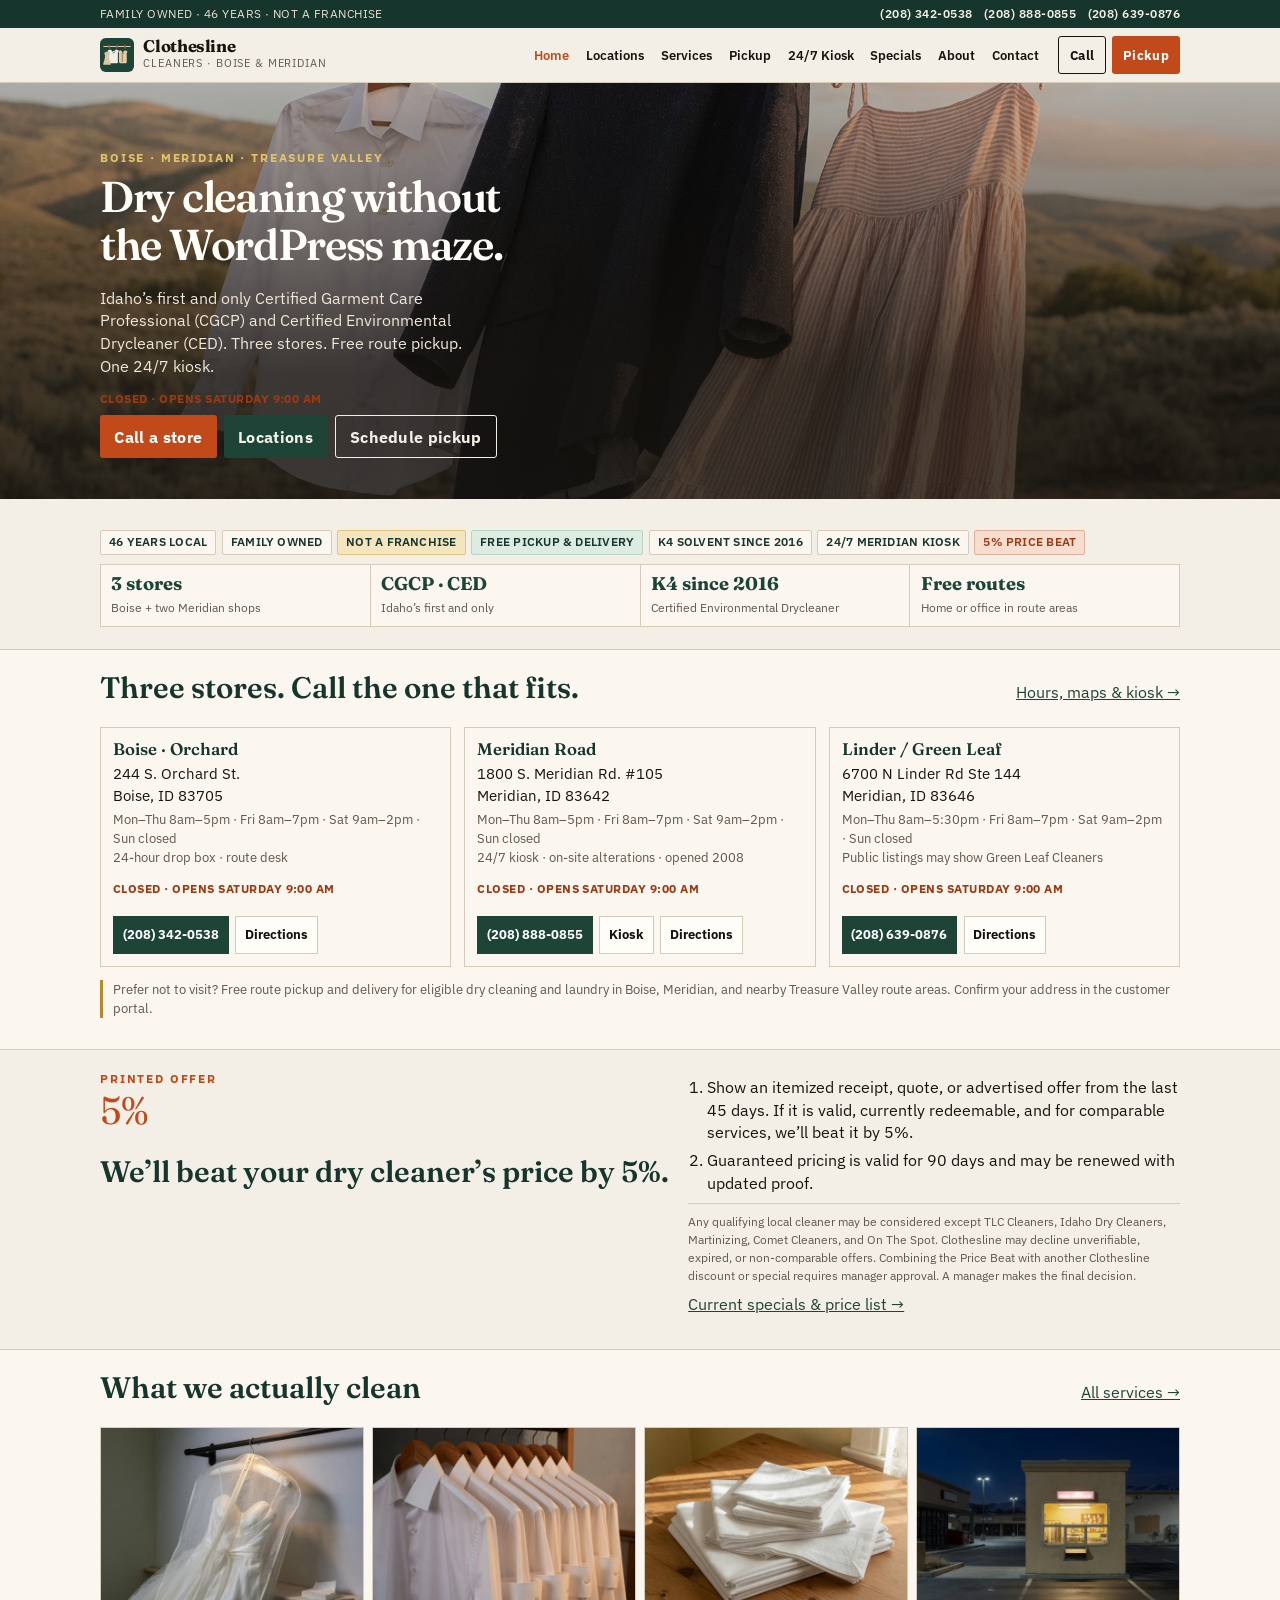
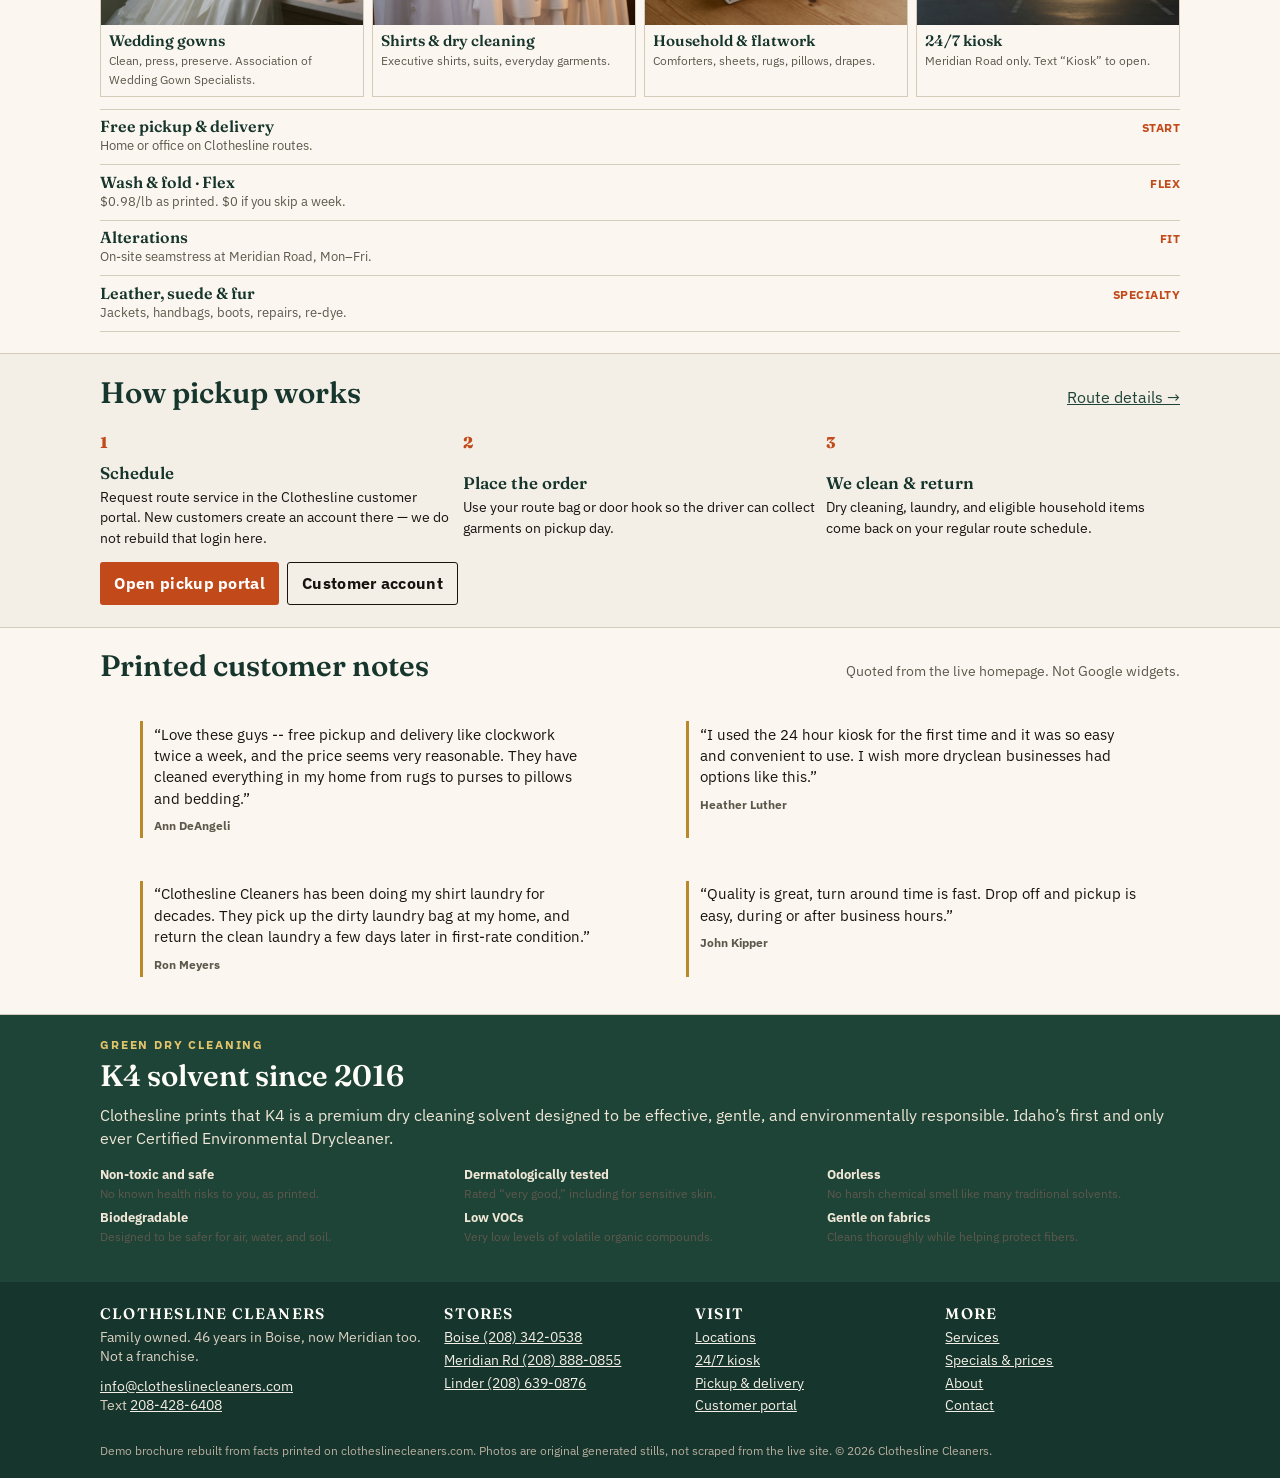
<file: index.html>
<!DOCTYPE html>
<html lang="en">
<head>
  <meta charset="utf-8">
  <meta name="viewport" content="width=device-width, initial-scale=1">
  <title>Clothesline Cleaners | Dry cleaning in Boise &amp; Meridian</title>
  <meta name="description" content="Family-owned dry cleaner in Boise and Meridian. Three stores, free route pickup and delivery, and a 24/7 kiosk on Meridian Road. Call (208) 342-0538, (208) 888-0855, or (208) 639-0876.">
  <link rel="icon" href="assets/favicon.svg" type="image/svg+xml">
  <link rel="preconnect" href="https://fonts.googleapis.com">
  <link rel="preconnect" href="https://fonts.gstatic.com" crossorigin>
  <link href="https://fonts.googleapis.com/css2?family=Fraunces:opsz,wght@9..144,500;9..144,600;9..144,700&amp;family=IBM+Plex+Sans:wght@400;500;600;700&amp;display=swap" rel="stylesheet">
  <link rel="stylesheet" href="css/styles.css">
  <script type="application/ld+json">
  {
    "@context": "https://schema.org",
    "@type": "DryCleaningOrLaundry",
    "name": "Clothesline Cleaners",
    "url": "https://clotheslinecleaners.com/",
    "email": "info@clotheslinecleaners.com",
    "image": "assets/hero.jpg",
    "areaServed": ["Boise", "Meridian", "Ada County", "Canyon County"],
    "department": [
      {
        "@type": "LocalBusiness",
        "name": "Clothesline Cleaners — Boise Orchard",
        "telephone": "+1-208-342-0538",
        "address": {"@type": "PostalAddress", "streetAddress": "244 S. Orchard St.", "addressLocality": "Boise", "addressRegion": "ID", "postalCode": "83705"}
      },
      {
        "@type": "LocalBusiness",
        "name": "Clothesline Cleaners — Meridian Road",
        "telephone": "+1-208-888-0855",
        "address": {"@type": "PostalAddress", "streetAddress": "1800 S. Meridian Rd. #105", "addressLocality": "Meridian", "addressRegion": "ID", "postalCode": "83642"}
      },
      {
        "@type": "LocalBusiness",
        "name": "Clothesline Cleaners — Linder Road / Green Leaf",
        "telephone": "+1-208-639-0876",
        "address": {"@type": "PostalAddress", "streetAddress": "6700 N Linder Rd Ste 144", "addressLocality": "Meridian", "addressRegion": "ID", "postalCode": "83646"}
      }
    ]
  }
  </script>
</head>
<body>
  <a class="skip" href="#main">Skip to content</a>
  <div class="topline">
    <div class="wrap">
      <span>Family owned · 46 years · Not a franchise</span>
      <span class="phones">
        <a href="tel:+12083420538">(208) 342-0538</a>
        <a href="tel:+12088880855">(208) 888-0855</a>
        <a href="tel:+12086390876">(208) 639-0876</a>
      </span>
    </div>
  </div>
  <header class="site-header">
    <div class="wrap header-inner">
      <a class="logo" href="index.html">
        <img src="assets/logo.svg" alt="">
        <span>
          <strong>Clothesline</strong>
          <span>Cleaners · Boise &amp; Meridian</span>
        </span>
      </a>
      <button class="nav-toggle" type="button" aria-expanded="false" aria-controls="site-nav">Menu</button>
      <nav class="site-nav" id="site-nav" aria-label="Primary">
        <a href="index.html" aria-current="page">Home</a>
        <a href="locations.html">Locations</a>
        <a href="services.html">Services</a>
        <a href="pickup.html">Pickup</a>
        <a href="kiosk.html">24/7 Kiosk</a>
        <a href="specials.html">Specials</a>
        <a href="about.html">About</a>
        <a href="contact.html">Contact</a>
      </nav>
      <div class="header-cta">
        <button class="btn btn-ghost" type="button" data-open-call>Call</button>
        <a class="btn btn-clay" href="https://clotheslinecleanersid.smrtapp.com/customer/?page=delivery" rel="noopener">Pickup</a>
      </div>
    </div>
  </header>

  <main id="main">
    <section class="hero">
      <img src="assets/hero.jpg" alt="Pressed shirts, a wool coat, and a dress hanging on a clothesline in Idaho evening light">
      <div class="wrap">
        <p class="kicker">Boise · Meridian · Treasure Valley</p>
        <h1>Dry cleaning without the WordPress maze.</h1>
        <p class="lead">Idaho’s first and only Certified Garment Care Professional (CGCP) and Certified Environmental Drycleaner (CED). Three stores. Free route pickup. One 24/7 kiosk.</p>
        <p class="status" data-open-status="any"></p>
        <div class="btn-row">
          <button class="btn btn-clay" type="button" data-open-call>Call a store</button>
          <a class="btn btn-forest" href="locations.html">Locations</a>
          <a class="btn btn-ghost" href="https://clotheslinecleanersid.smrtapp.com/customer/?page=delivery" rel="noopener" style="border-color:#f4efe6;color:#f4efe6">Schedule pickup</a>
        </div>
      </div>
    </section>

    <section>
      <div class="wrap">
        <div class="chips">
          <span class="chip">46 years local</span>
          <span class="chip">Family owned</span>
          <span class="chip gold">Not a franchise</span>
          <span class="chip ok">Free pickup &amp; delivery</span>
          <span class="chip">K4 solvent since 2016</span>
          <span class="chip">24/7 Meridian kiosk</span>
          <span class="chip clay">5% price beat</span>
        </div>
        <div class="stat-row">
          <div class="stat"><b>3 stores</b><span>Boise + two Meridian shops</span></div>
          <div class="stat"><b>CGCP · CED</b><span>Idaho’s first and only</span></div>
          <div class="stat"><b>K4 since 2016</b><span>Certified Environmental Drycleaner</span></div>
          <div class="stat"><b>Free routes</b><span>Home or office in route areas</span></div>
        </div>
      </div>
    </section>

    <section class="band">
      <div class="wrap">
        <div class="sec-head">
          <h2>Three stores. Call the one that fits.</h2>
          <a href="locations.html">Hours, maps &amp; kiosk →</a>
        </div>
        <div class="loc-list">
          <article class="loc">
            <h3>Boise · Orchard</h3>
            <p class="addr">244 S. Orchard St.<br>Boise, ID 83705</p>
            <p class="meta">Mon–Thu 8am–5pm · Fri 8am–7pm · Sat 9am–2pm · Sun closed<br>24-hour drop box · route desk</p>
            <p class="status" data-open-status="orchard"></p>
            <div class="actions">
              <a class="tel" href="tel:+12083420538">(208) 342-0538</a>
              <a href="https://www.google.com/maps/search/?api=1&amp;query=244%20S.%20Orchard%20St.%20Boise%20ID%2083705" rel="noopener">Directions</a>
            </div>
          </article>
          <article class="loc">
            <h3>Meridian Road</h3>
            <p class="addr">1800 S. Meridian Rd. #105<br>Meridian, ID 83642</p>
            <p class="meta">Mon–Thu 8am–5pm · Fri 8am–7pm · Sat 9am–2pm · Sun closed<br>24/7 kiosk · on-site alterations · opened 2008</p>
            <p class="status" data-open-status="meridian"></p>
            <div class="actions">
              <a class="tel" href="tel:+12088880855">(208) 888-0855</a>
              <a href="kiosk.html">Kiosk</a>
              <a href="https://www.google.com/maps/search/?api=1&amp;query=1800%20S.%20Meridian%20Rd.%20%23105%20Meridian%20ID%2083642" rel="noopener">Directions</a>
            </div>
          </article>
          <article class="loc">
            <h3>Linder / Green Leaf</h3>
            <p class="addr">6700 N Linder Rd Ste 144<br>Meridian, ID 83646</p>
            <p class="meta">Mon–Thu 8am–5:30pm · Fri 8am–7pm · Sat 9am–2pm · Sun closed<br>Public listings may show Green Leaf Cleaners</p>
            <p class="status" data-open-status="linder"></p>
            <div class="actions">
              <a class="tel" href="tel:+12086390876">(208) 639-0876</a>
              <a href="https://www.google.com/maps/search/?api=1&amp;query=6700%20N%20Linder%20Rd%20Ste%20144%20Meridian%20ID%2083646" rel="noopener">Directions</a>
            </div>
          </article>
        </div>
        <p class="note" style="margin-top:0.8rem">Prefer not to visit? Free route pickup and delivery for eligible dry cleaning and laundry in Boise, Meridian, and nearby Treasure Valley route areas. Confirm your address in the customer portal.</p>
      </div>
    </section>

    <section>
      <div class="wrap beat">
        <div>
          <p class="kicker" style="color:var(--clay)">Printed offer</p>
          <p class="beat-num">5%</p>
          <h2>We’ll beat your dry cleaner’s price by 5%.</h2>
        </div>
        <div>
          <ol class="plain-ol">
            <li>Show an itemized receipt, quote, or advertised offer from the last 45 days. If it is valid, currently redeemable, and for comparable services, we’ll beat it by 5%.</li>
            <li>Guaranteed pricing is valid for 90 days and may be renewed with updated proof.</li>
          </ol>
          <p class="terms">Any qualifying local cleaner may be considered except TLC Cleaners, Idaho Dry Cleaners, Martinizing, Comet Cleaners, and On The Spot. Clothesline may decline unverifiable, expired, or non-comparable offers. Combining the Price Beat with another Clothesline discount or special requires manager approval. A manager makes the final decision.</p>
          <p><a href="specials.html">Current specials &amp; price list →</a></p>
        </div>
      </div>
    </section>

    <section class="band">
      <div class="wrap">
        <div class="sec-head">
          <h2>What we actually clean</h2>
          <a href="services.html">All services →</a>
        </div>
        <div class="svc-grid">
          <a class="svc" href="services.html#wedding">
            <img src="assets/gown.jpg" alt="Wedding gown hanging in a preservation bag">
            <div class="pad"><h3>Wedding gowns</h3><p>Clean, press, preserve. Association of Wedding Gown Specialists.</p></div>
          </a>
          <a class="svc" href="services.html#shirts">
            <img src="assets/shirts.jpg" alt="Row of pressed white dress shirts">
            <div class="pad"><h3>Shirts &amp; dry cleaning</h3><p>Executive shirts, suits, everyday garments.</p></div>
          </a>
          <a class="svc" href="services.html#household">
            <img src="assets/linens.jpg" alt="Pressed sheets and table linens stacked on a wood table">
            <div class="pad"><h3>Household &amp; flatwork</h3><p>Comforters, sheets, rugs, pillows, drapes.</p></div>
          </a>
          <a class="svc" href="kiosk.html">
            <img src="assets/kiosk.jpg" alt="After-hours dry cleaning drop window at night">
            <div class="pad"><h3>24/7 kiosk</h3><p>Meridian Road only. Text “Kiosk” to open.</p></div>
          </a>
        </div>
        <div class="svc-list" style="margin-top:0.7rem">
          <a class="svc-row" href="pickup.html"><div><h3>Free pickup &amp; delivery</h3><p>Home or office on Clothesline routes.</p></div><em>Start</em></a>
          <a class="svc-row" href="services.html#wash"><div><h3>Wash &amp; fold · Flex</h3><p>$0.98/lb as printed. $0 if you skip a week.</p></div><em>Flex</em></a>
          <a class="svc-row" href="services.html#alterations"><div><h3>Alterations</h3><p>On-site seamstress at Meridian Road, Mon–Fri.</p></div><em>Fit</em></a>
          <a class="svc-row" href="services.html#leather"><div><h3>Leather, suede &amp; fur</h3><p>Jackets, handbags, boots, repairs, re-dye.</p></div><em>Specialty</em></a>
        </div>
      </div>
    </section>

    <section>
      <div class="wrap">
        <div class="sec-head">
          <h2>How pickup works</h2>
          <a href="pickup.html">Route details →</a>
        </div>
        <div class="steps">
          <div class="step"><i>1</i><div><h3>Schedule</h3><p>Request route service in the Clothesline customer portal. New customers create an account there — we do not rebuild that login here.</p></div></div>
          <div class="step"><i>2</i><div><h3>Place the order</h3><p>Use your route bag or door hook so the driver can collect garments on pickup day.</p></div></div>
          <div class="step"><i>3</i><div><h3>We clean &amp; return</h3><p>Dry cleaning, laundry, and eligible household items come back on your regular route schedule.</p></div></div>
        </div>
        <div class="btn-row" style="margin-top:0.8rem">
          <a class="btn btn-clay" href="https://clotheslinecleanersid.smrtapp.com/customer/?page=delivery" rel="noopener">Open pickup portal</a>
          <a class="btn btn-ghost" href="https://clotheslinecleanersid.smrtapp.com/customer/" rel="noopener">Customer account</a>
        </div>
      </div>
    </section>

    <section class="band">
      <div class="wrap">
        <div class="sec-head">
          <h2>Printed customer notes</h2>
          <p>Quoted from the live homepage. Not Google widgets.</p>
        </div>
        <div class="quotes">
          <blockquote class="quote">
            <p>“Love these guys -- free pickup and delivery like clockwork twice a week, and the price seems very reasonable. They have cleaned everything in my home from rugs to purses to pillows and bedding.”</p>
            <cite>Ann DeAngeli</cite>
          </blockquote>
          <blockquote class="quote">
            <p>“I used the 24 hour kiosk for the first time and it was so easy and convenient to use. I wish more dryclean businesses had options like this.”</p>
            <cite>Heather Luther</cite>
          </blockquote>
          <blockquote class="quote">
            <p>“Clothesline Cleaners has been doing my shirt laundry for decades. They pick up the dirty laundry bag at my home, and return the clean laundry a few days later in first-rate condition.”</p>
            <cite>Ron Meyers</cite>
          </blockquote>
          <blockquote class="quote">
            <p>“Quality is great, turn around time is fast. Drop off and pickup is easy, during or after business hours.”</p>
            <cite>John Kipper</cite>
          </blockquote>
        </div>
      </div>
    </section>

    <section class="band-forest">
      <div class="wrap">
        <p class="kicker">Green dry cleaning</p>
        <h2>K4 solvent since 2016</h2>
        <p>Clothesline prints that K4 is a premium dry cleaning solvent designed to be effective, gentle, and environmentally responsible. Idaho’s first and only ever Certified Environmental Drycleaner.</p>
        <dl class="k4">
          <div><dt>Non-toxic and safe</dt><dd>No known health risks to you, as printed.</dd></div>
          <div><dt>Dermatologically tested</dt><dd>Rated “very good,” including for sensitive skin.</dd></div>
          <div><dt>Odorless</dt><dd>No harsh chemical smell like many traditional solvents.</dd></div>
          <div><dt>Biodegradable</dt><dd>Designed to be safer for air, water, and soil.</dd></div>
          <div><dt>Low VOCs</dt><dd>Very low levels of volatile organic compounds.</dd></div>
          <div><dt>Gentle on fabrics</dt><dd>Cleans thoroughly while helping protect fibers.</dd></div>
        </dl>
      </div>
    </section>
  </main>

  <footer class="site-footer">
    <div class="wrap foot-grid">
      <div>
        <h2>Clothesline Cleaners</h2>
        <p>Family owned. 46 years in Boise, now Meridian too. Not a franchise.</p>
        <p><a href="mailto:info@clotheslinecleaners.com">info@clotheslinecleaners.com</a><br>
        Text <a href="sms:+12084286408">208-428-6408</a></p>
      </div>
      <div>
        <h2>Stores</h2>
        <ul>
          <li><a href="tel:+12083420538">Boise (208) 342-0538</a></li>
          <li><a href="tel:+12088880855">Meridian Rd (208) 888-0855</a></li>
          <li><a href="tel:+12086390876">Linder (208) 639-0876</a></li>
        </ul>
      </div>
      <div>
        <h2>Visit</h2>
        <ul>
          <li><a href="locations.html">Locations</a></li>
          <li><a href="kiosk.html">24/7 kiosk</a></li>
          <li><a href="pickup.html">Pickup &amp; delivery</a></li>
          <li><a href="https://clotheslinecleanersid.smrtapp.com/customer/" rel="noopener">Customer portal</a></li>
        </ul>
      </div>
      <div>
        <h2>More</h2>
        <ul>
          <li><a href="services.html">Services</a></li>
          <li><a href="specials.html">Specials &amp; prices</a></li>
          <li><a href="about.html">About</a></li>
          <li><a href="contact.html">Contact</a></li>
        </ul>
      </div>
    </div>
    <div class="wrap legal">Demo brochure rebuilt from facts printed on clotheslinecleaners.com. Photos are original generated stills, not scraped from the live site. © <span data-year></span> Clothesline Cleaners.</div>
  </footer>

  <nav class="dock" aria-label="Quick actions">
    <button type="button" data-open-call>Call</button>
    <a href="locations.html">Locations</a>
    <a class="pickup" href="https://clotheslinecleanersid.smrtapp.com/customer/?page=delivery" rel="noopener">Pickup</a>
  </nav>

  <dialog id="call-sheet" class="sheet">
    <div class="sheet-inner">
      <form method="dialog"><button class="sheet-x" aria-label="Close">×</button></form>
      <h2>Call a location</h2>
      <p>Multi-store shop. Use the number for the counter you need. Route pickup uses the Orchard line.</p>
      <a class="sheet-row" href="tel:+12083420538"><span><strong>Boise Orchard / Route</strong>244 S. Orchard St.</span><span>(208) 342-0538</span></a>
      <a class="sheet-row" href="tel:+12088880855"><span><strong>Meridian Road</strong>1800 S. Meridian Rd. #105</span><span>(208) 888-0855</span></a>
      <a class="sheet-row" href="tel:+12086390876"><span><strong>Linder / Green Leaf</strong>6700 N Linder Rd Ste 144</span><span>(208) 639-0876</span></a>
      <a class="sheet-row" href="sms:+12084286408"><span><strong>Text the service line</strong>Shared text line</span><span>208-428-6408</span></a>
    </div>
  </dialog>
  <script src="js/main.js"></script>
</body>
</html>
</file>
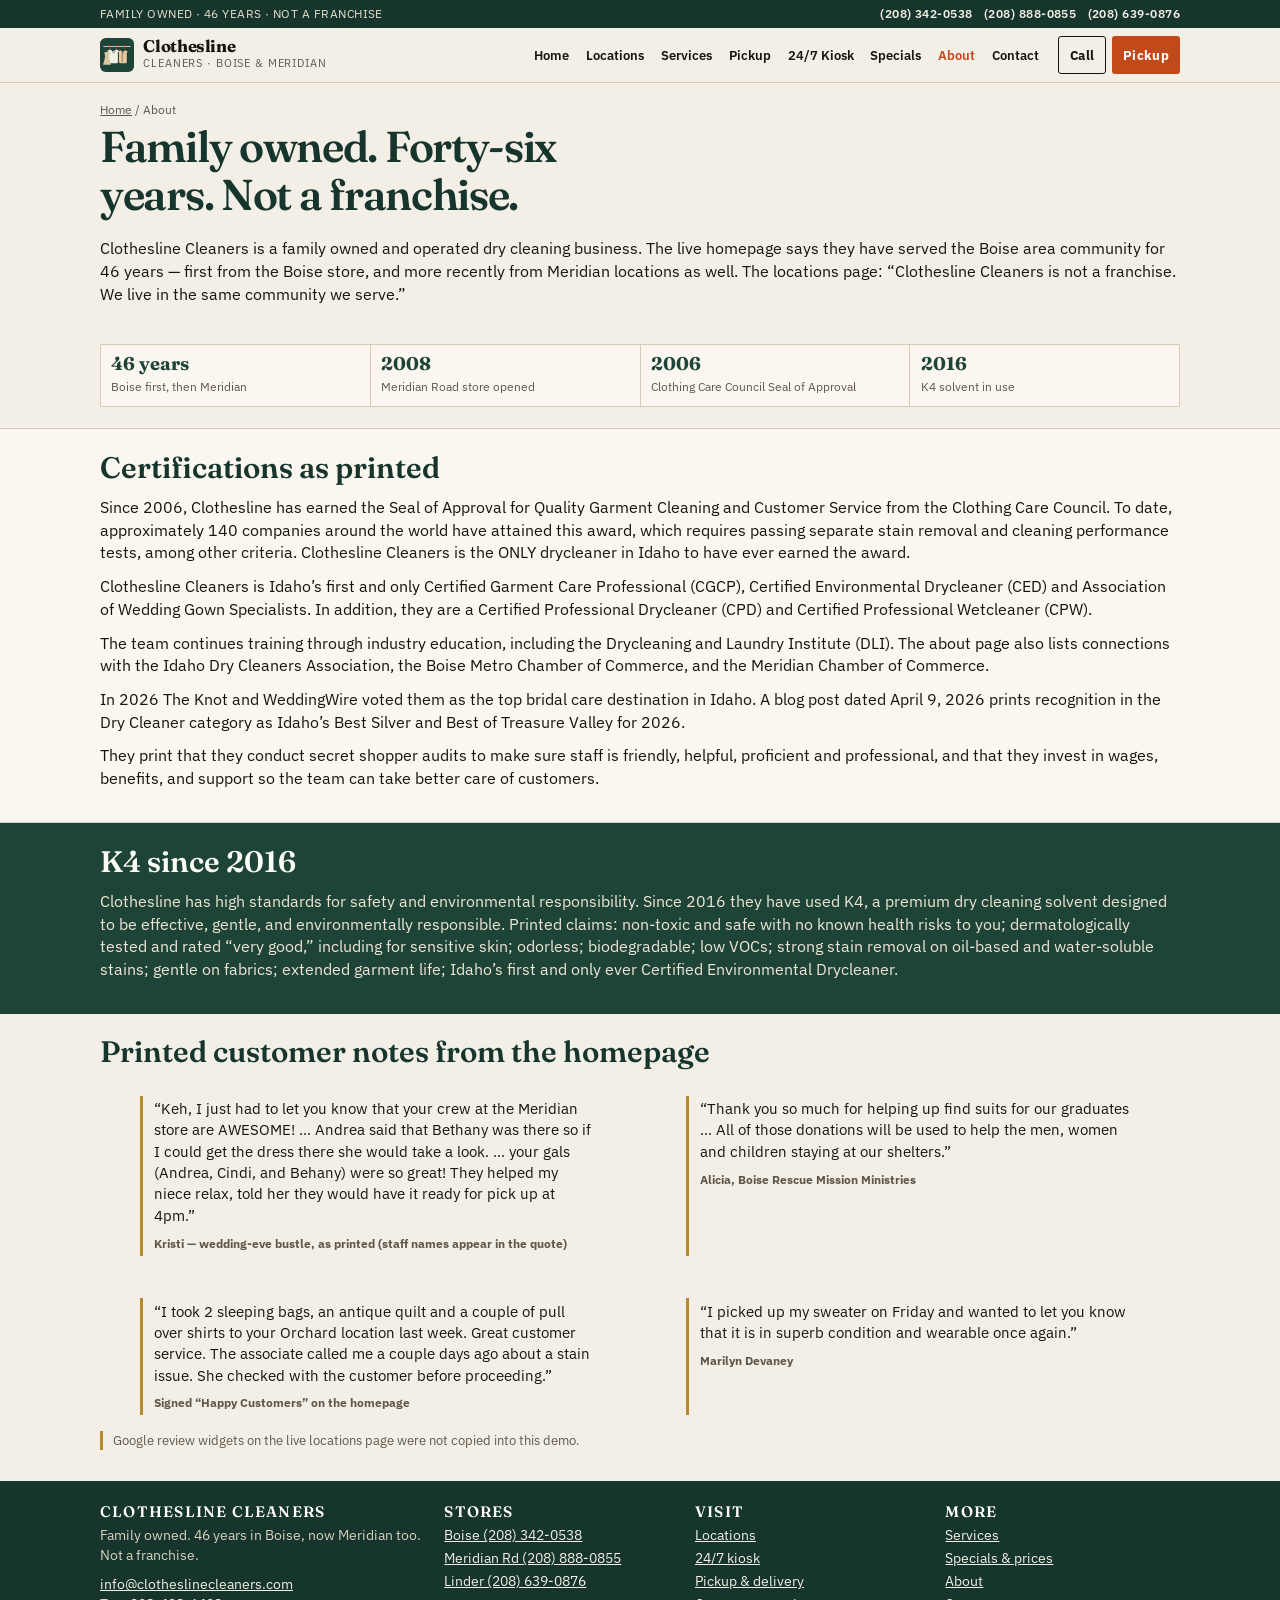
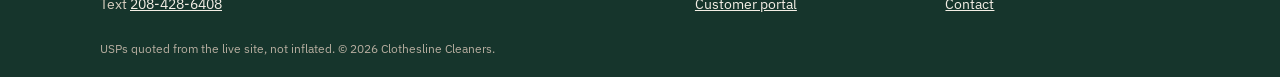
<file: about.html>
<!DOCTYPE html>
<html lang="en">
<head>
  <meta charset="utf-8">
  <meta name="viewport" content="width=device-width, initial-scale=1">
  <title>About Clothesline Cleaners | Boise &amp; Meridian</title>
  <meta name="description" content="Family-owned Clothesline Cleaners has served Boise for 46 years. Idaho’s first and only CGCP and CED. Not a franchise. K4 solvent since 2016.">
  <link rel="icon" href="assets/favicon.svg" type="image/svg+xml">
  <link rel="preconnect" href="https://fonts.googleapis.com">
  <link rel="preconnect" href="https://fonts.gstatic.com" crossorigin>
  <link href="https://fonts.googleapis.com/css2?family=Fraunces:opsz,wght@9..144,500;9..144,600;9..144,700&amp;family=IBM+Plex+Sans:wght@400;500;600;700&amp;display=swap" rel="stylesheet">
  <link rel="stylesheet" href="css/styles.css">
</head>
<body>
  <a class="skip" href="#main">Skip to content</a>
  <div class="topline">
    <div class="wrap">
      <span>Family owned · 46 years · Not a franchise</span>
      <span class="phones">
        <a href="tel:+12083420538">(208) 342-0538</a>
        <a href="tel:+12088880855">(208) 888-0855</a>
        <a href="tel:+12086390876">(208) 639-0876</a>
      </span>
    </div>
  </div>
  <header class="site-header">
    <div class="wrap header-inner">
      <a class="logo" href="index.html">
        <img src="assets/logo.svg" alt="">
        <span><strong>Clothesline</strong><span>Cleaners · Boise &amp; Meridian</span></span>
      </a>
      <button class="nav-toggle" type="button" aria-expanded="false" aria-controls="site-nav">Menu</button>
      <nav class="site-nav" id="site-nav" aria-label="Primary">
        <a href="index.html">Home</a>
        <a href="locations.html">Locations</a>
        <a href="services.html">Services</a>
        <a href="pickup.html">Pickup</a>
        <a href="kiosk.html">24/7 Kiosk</a>
        <a href="specials.html">Specials</a>
        <a href="about.html" aria-current="page">About</a>
        <a href="contact.html">Contact</a>
      </nav>
      <div class="header-cta">
        <button class="btn btn-ghost" type="button" data-open-call>Call</button>
        <a class="btn btn-clay" href="https://clotheslinecleanersid.smrtapp.com/customer/?page=delivery" rel="noopener">Pickup</a>
      </div>
    </div>
  </header>

  <main id="main">
    <header class="page-hero">
      <div class="wrap">
        <p class="crumb"><a href="index.html">Home</a> / About</p>
        <h1>Family owned. Forty-six years. Not a franchise.</h1>
        <p>Clothesline Cleaners is a family owned and operated dry cleaning business. The live homepage says they have served the Boise area community for 46 years — first from the Boise store, and more recently from Meridian locations as well. The locations page: “Clothesline Cleaners is not a franchise. We live in the same community we serve.”</p>
      </div>
    </header>

    <section>
      <div class="wrap">
        <div class="stat-row">
          <div class="stat"><b>46 years</b><span>Boise first, then Meridian</span></div>
          <div class="stat"><b>2008</b><span>Meridian Road store opened</span></div>
          <div class="stat"><b>2006</b><span>Clothing Care Council Seal of Approval</span></div>
          <div class="stat"><b>2016</b><span>K4 solvent in use</span></div>
        </div>
      </div>
    </section>

    <section class="band">
      <div class="wrap">
        <h2>Certifications as printed</h2>
        <p>Since 2006, Clothesline has earned the Seal of Approval for Quality Garment Cleaning and Customer Service from the Clothing Care Council. To date, approximately 140 companies around the world have attained this award, which requires passing separate stain removal and cleaning performance tests, among other criteria. Clothesline Cleaners is the ONLY drycleaner in Idaho to have ever earned the award.</p>
        <p>Clothesline Cleaners is Idaho’s first and only Certified Garment Care Professional (CGCP), Certified Environmental Drycleaner (CED) and Association of Wedding Gown Specialists. In addition, they are a Certified Professional Drycleaner (CPD) and Certified Professional Wetcleaner (CPW).</p>
        <p>The team continues training through industry education, including the Drycleaning and Laundry Institute (DLI). The about page also lists connections with the Idaho Dry Cleaners Association, the Boise Metro Chamber of Commerce, and the Meridian Chamber of Commerce.</p>
        <p>In 2026 The Knot and WeddingWire voted them as the top bridal care destination in Idaho. A blog post dated April 9, 2026 prints recognition in the Dry Cleaner category as Idaho’s Best Silver and Best of Treasure Valley for 2026.</p>
        <p>They print that they conduct secret shopper audits to make sure staff is friendly, helpful, proficient and professional, and that they invest in wages, benefits, and support so the team can take better care of customers.</p>
      </div>
    </section>

    <section class="band-forest">
      <div class="wrap">
        <h2>K4 since 2016</h2>
        <p>Clothesline has high standards for safety and environmental responsibility. Since 2016 they have used K4, a premium dry cleaning solvent designed to be effective, gentle, and environmentally responsible. Printed claims: non-toxic and safe with no known health risks to you; dermatologically tested and rated “very good,” including for sensitive skin; odorless; biodegradable; low VOCs; strong stain removal on oil-based and water-soluble stains; gentle on fabrics; extended garment life; Idaho’s first and only ever Certified Environmental Drycleaner.</p>
      </div>
    </section>

    <section>
      <div class="wrap">
        <h2>Printed customer notes from the homepage</h2>
        <div class="quotes">
          <blockquote class="quote">
            <p>“Keh, I just had to let you know that your crew at the Meridian store are AWESOME! … Andrea said that Bethany was there so if I could get the dress there she would take a look. … your gals (Andrea, Cindi, and Behany) were so great! They helped my niece relax, told her they would have it ready for pick up at 4pm.”</p>
            <cite>Kristi — wedding-eve bustle, as printed (staff names appear in the quote)</cite>
          </blockquote>
          <blockquote class="quote">
            <p>“Thank you so much for helping up find suits for our graduates … All of those donations will be used to help the men, women and children staying at our shelters.”</p>
            <cite>Alicia, Boise Rescue Mission Ministries</cite>
          </blockquote>
          <blockquote class="quote">
            <p>“I took 2 sleeping bags, an antique quilt and a couple of pull over shirts to your Orchard location last week. Great customer service. The associate called me a couple days ago about a stain issue. She checked with the customer before proceeding.”</p>
            <cite>Signed “Happy Customers” on the homepage</cite>
          </blockquote>
          <blockquote class="quote">
            <p>“I picked up my sweater on Friday and wanted to let you know that it is in superb condition and wearable once again.”</p>
            <cite>Marilyn Devaney</cite>
          </blockquote>
        </div>
        <p class="note">Google review widgets on the live locations page were not copied into this demo.</p>
      </div>
    </section>
  </main>

  <footer class="site-footer">
    <div class="wrap foot-grid">
      <div>
        <h2>Clothesline Cleaners</h2>
        <p>Family owned. 46 years in Boise, now Meridian too. Not a franchise.</p>
        <p><a href="mailto:info@clotheslinecleaners.com">info@clotheslinecleaners.com</a><br>Text <a href="sms:+12084286408">208-428-6408</a></p>
      </div>
      <div>
        <h2>Stores</h2>
        <ul>
          <li><a href="tel:+12083420538">Boise (208) 342-0538</a></li>
          <li><a href="tel:+12088880855">Meridian Rd (208) 888-0855</a></li>
          <li><a href="tel:+12086390876">Linder (208) 639-0876</a></li>
        </ul>
      </div>
      <div>
        <h2>Visit</h2>
        <ul>
          <li><a href="locations.html">Locations</a></li>
          <li><a href="kiosk.html">24/7 kiosk</a></li>
          <li><a href="pickup.html">Pickup &amp; delivery</a></li>
          <li><a href="https://clotheslinecleanersid.smrtapp.com/customer/" rel="noopener">Customer portal</a></li>
        </ul>
      </div>
      <div>
        <h2>More</h2>
        <ul>
          <li><a href="services.html">Services</a></li>
          <li><a href="specials.html">Specials &amp; prices</a></li>
          <li><a href="about.html">About</a></li>
          <li><a href="contact.html">Contact</a></li>
        </ul>
      </div>
    </div>
    <div class="wrap legal">USPs quoted from the live site, not inflated. © <span data-year></span> Clothesline Cleaners.</div>
  </footer>
  <nav class="dock" aria-label="Quick actions">
    <button type="button" data-open-call>Call</button>
    <a href="locations.html">Locations</a>
    <a class="pickup" href="https://clotheslinecleanersid.smrtapp.com/customer/?page=delivery" rel="noopener">Pickup</a>
  </nav>
  <dialog id="call-sheet" class="sheet">
    <div class="sheet-inner">
      <form method="dialog"><button class="sheet-x" aria-label="Close">×</button></form>
      <h2>Call a location</h2>
      <p>Use the number for the counter you need.</p>
      <a class="sheet-row" href="tel:+12083420538"><span><strong>Boise Orchard / Route</strong>244 S. Orchard St.</span><span>(208) 342-0538</span></a>
      <a class="sheet-row" href="tel:+12088880855"><span><strong>Meridian Road</strong>1800 S. Meridian Rd. #105</span><span>(208) 888-0855</span></a>
      <a class="sheet-row" href="tel:+12086390876"><span><strong>Linder / Green Leaf</strong>6700 N Linder Rd Ste 144</span><span>(208) 639-0876</span></a>
      <a class="sheet-row" href="sms:+12084286408"><span><strong>Text the service line</strong>Shared text line</span><span>208-428-6408</span></a>
    </div>
  </dialog>
  <script src="js/main.js"></script>
</body>
</html>
</file>
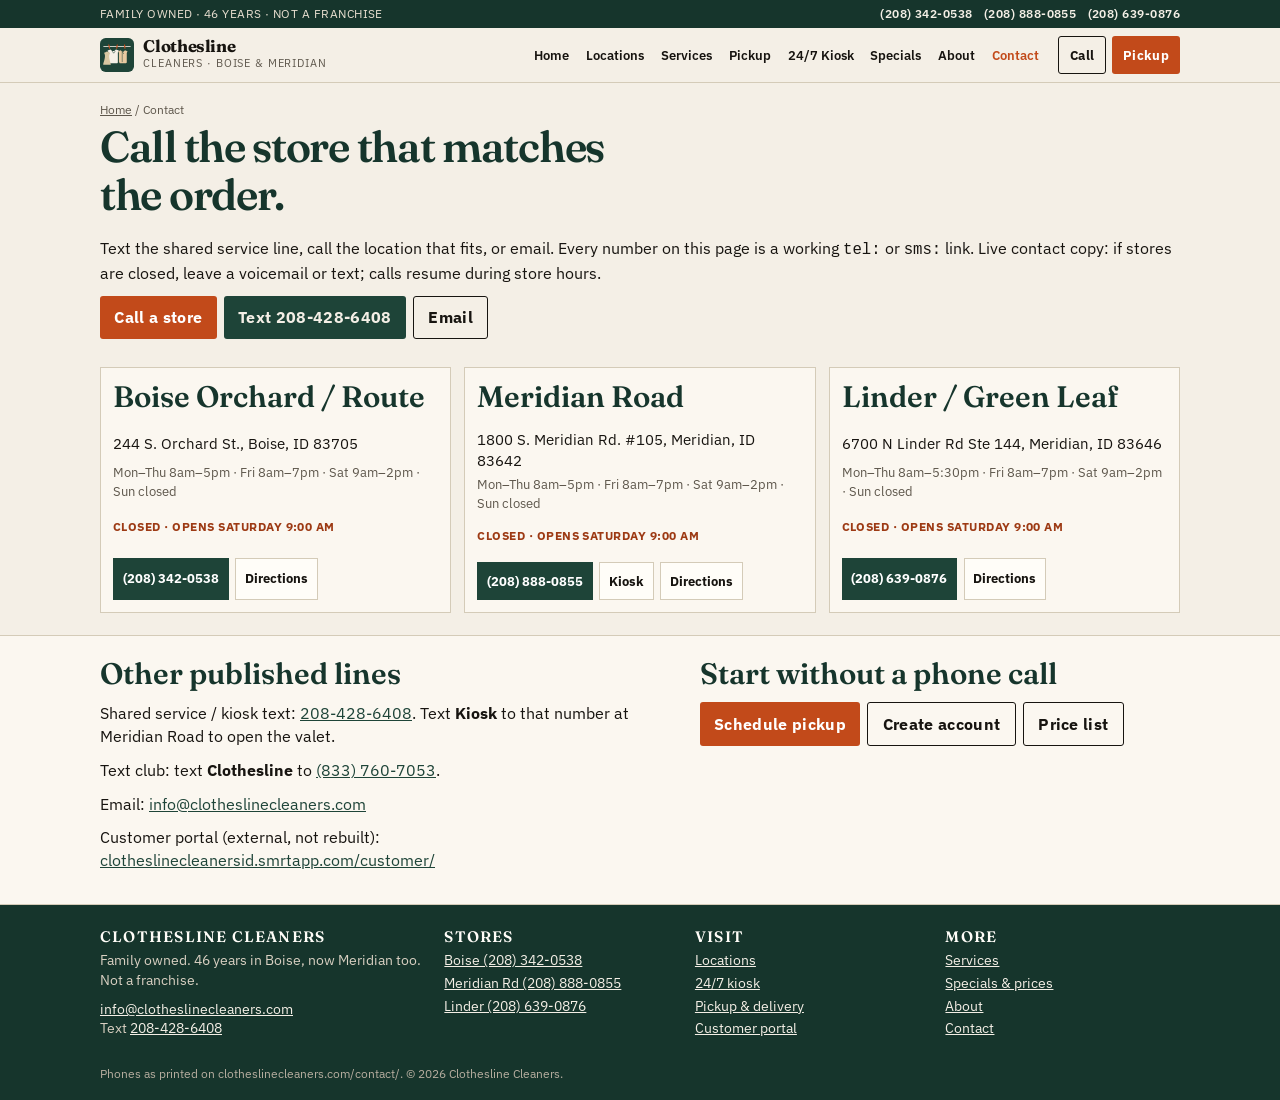
<file: contact.html>
<!DOCTYPE html>
<html lang="en">
<head>
  <meta charset="utf-8">
  <meta name="viewport" content="width=device-width, initial-scale=1">
  <title>Contact | Clothesline Cleaners Boise &amp; Meridian</title>
  <meta name="description" content="Call Clothesline Cleaners: Boise (208) 342-0538, Meridian Road (208) 888-0855, Linder (208) 639-0876. Text 208-428-6408. Email info@clotheslinecleaners.com.">
  <link rel="icon" href="assets/favicon.svg" type="image/svg+xml">
  <link rel="preconnect" href="https://fonts.googleapis.com">
  <link rel="preconnect" href="https://fonts.gstatic.com" crossorigin>
  <link href="https://fonts.googleapis.com/css2?family=Fraunces:opsz,wght@9..144,500;9..144,600;9..144,700&amp;family=IBM+Plex+Sans:wght@400;500;600;700&amp;display=swap" rel="stylesheet">
  <link rel="stylesheet" href="css/styles.css">
</head>
<body>
  <a class="skip" href="#main">Skip to content</a>
  <div class="topline">
    <div class="wrap">
      <span>Family owned · 46 years · Not a franchise</span>
      <span class="phones">
        <a href="tel:+12083420538">(208) 342-0538</a>
        <a href="tel:+12088880855">(208) 888-0855</a>
        <a href="tel:+12086390876">(208) 639-0876</a>
      </span>
    </div>
  </div>
  <header class="site-header">
    <div class="wrap header-inner">
      <a class="logo" href="index.html">
        <img src="assets/logo.svg" alt="">
        <span><strong>Clothesline</strong><span>Cleaners · Boise &amp; Meridian</span></span>
      </a>
      <button class="nav-toggle" type="button" aria-expanded="false" aria-controls="site-nav">Menu</button>
      <nav class="site-nav" id="site-nav" aria-label="Primary">
        <a href="index.html">Home</a>
        <a href="locations.html">Locations</a>
        <a href="services.html">Services</a>
        <a href="pickup.html">Pickup</a>
        <a href="kiosk.html">24/7 Kiosk</a>
        <a href="specials.html">Specials</a>
        <a href="about.html">About</a>
        <a href="contact.html" aria-current="page">Contact</a>
      </nav>
      <div class="header-cta">
        <button class="btn btn-ghost" type="button" data-open-call>Call</button>
        <a class="btn btn-clay" href="https://clotheslinecleanersid.smrtapp.com/customer/?page=delivery" rel="noopener">Pickup</a>
      </div>
    </div>
  </header>

  <main id="main">
    <header class="page-hero">
      <div class="wrap">
        <p class="crumb"><a href="index.html">Home</a> / Contact</p>
        <h1>Call the store that matches the order.</h1>
        <p>Text the shared service line, call the location that fits, or email. Every number on this page is a working <code>tel:</code> or <code>sms:</code> link. Live contact copy: if stores are closed, leave a voicemail or text; calls resume during store hours.</p>
        <div class="btn-row">
          <button class="btn btn-clay" type="button" data-open-call>Call a store</button>
          <a class="btn btn-forest" href="sms:+12084286408">Text 208-428-6408</a>
          <a class="btn btn-ghost" href="mailto:info@clotheslinecleaners.com">Email</a>
        </div>
      </div>
    </header>

    <section>
      <div class="wrap loc-list">
        <article class="loc">
          <h2>Boise Orchard / Route</h2>
          <p class="addr">244 S. Orchard St., Boise, ID 83705</p>
          <p class="meta">Mon–Thu 8am–5pm · Fri 8am–7pm · Sat 9am–2pm · Sun closed</p>
          <p class="status" data-open-status="orchard"></p>
          <div class="actions">
            <a class="tel" href="tel:+12083420538">(208) 342-0538</a>
            <a href="https://www.google.com/maps/search/?api=1&amp;query=244%20S.%20Orchard%20St.%20Boise%20ID%2083705" rel="noopener">Directions</a>
          </div>
        </article>
        <article class="loc">
          <h2>Meridian Road</h2>
          <p class="addr">1800 S. Meridian Rd. #105, Meridian, ID 83642</p>
          <p class="meta">Mon–Thu 8am–5pm · Fri 8am–7pm · Sat 9am–2pm · Sun closed</p>
          <p class="status" data-open-status="meridian"></p>
          <div class="actions">
            <a class="tel" href="tel:+12088880855">(208) 888-0855</a>
            <a href="kiosk.html">Kiosk</a>
            <a href="https://www.google.com/maps/search/?api=1&amp;query=1800%20S.%20Meridian%20Rd.%20%23105%20Meridian%20ID%2083642" rel="noopener">Directions</a>
          </div>
        </article>
        <article class="loc">
          <h2>Linder / Green Leaf</h2>
          <p class="addr">6700 N Linder Rd Ste 144, Meridian, ID 83646</p>
          <p class="meta">Mon–Thu 8am–5:30pm · Fri 8am–7pm · Sat 9am–2pm · Sun closed</p>
          <p class="status" data-open-status="linder"></p>
          <div class="actions">
            <a class="tel" href="tel:+12086390876">(208) 639-0876</a>
            <a href="https://www.google.com/maps/search/?api=1&amp;query=6700%20N%20Linder%20Rd%20Ste%20144%20Meridian%20ID%2083646" rel="noopener">Directions</a>
          </div>
        </article>
      </div>
    </section>

    <section class="band">
      <div class="wrap split">
        <div>
          <h2>Other published lines</h2>
          <p>Shared service / kiosk text: <a href="sms:+12084286408">208-428-6408</a>. Text <strong>Kiosk</strong> to that number at Meridian Road to open the valet.</p>
          <p>Text club: text <strong>Clothesline</strong> to <a href="sms:+18337607053">(833) 760-7053</a>.</p>
          <p>Email: <a href="mailto:info@clotheslinecleaners.com">info@clotheslinecleaners.com</a></p>
          <p>Customer portal (external, not rebuilt): <a href="https://clotheslinecleanersid.smrtapp.com/customer/" rel="noopener">clotheslinecleanersid.smrtapp.com/customer/</a></p>
        </div>
        <div>
          <h2>Start without a phone call</h2>
          <div class="btn-row">
            <a class="btn btn-clay" href="https://clotheslinecleanersid.smrtapp.com/customer/?page=delivery" rel="noopener">Schedule pickup</a>
            <a class="btn btn-ghost" href="https://clotheslinecleanersid.smrtapp.com/customer/" rel="noopener">Create account</a>
            <a class="btn btn-ghost" href="specials.html">Price list</a>
          </div>
        </div>
      </div>
    </section>
  </main>

  <footer class="site-footer">
    <div class="wrap foot-grid">
      <div>
        <h2>Clothesline Cleaners</h2>
        <p>Family owned. 46 years in Boise, now Meridian too. Not a franchise.</p>
        <p><a href="mailto:info@clotheslinecleaners.com">info@clotheslinecleaners.com</a><br>Text <a href="sms:+12084286408">208-428-6408</a></p>
      </div>
      <div>
        <h2>Stores</h2>
        <ul>
          <li><a href="tel:+12083420538">Boise (208) 342-0538</a></li>
          <li><a href="tel:+12088880855">Meridian Rd (208) 888-0855</a></li>
          <li><a href="tel:+12086390876">Linder (208) 639-0876</a></li>
        </ul>
      </div>
      <div>
        <h2>Visit</h2>
        <ul>
          <li><a href="locations.html">Locations</a></li>
          <li><a href="kiosk.html">24/7 kiosk</a></li>
          <li><a href="pickup.html">Pickup &amp; delivery</a></li>
          <li><a href="https://clotheslinecleanersid.smrtapp.com/customer/" rel="noopener">Customer portal</a></li>
        </ul>
      </div>
      <div>
        <h2>More</h2>
        <ul>
          <li><a href="services.html">Services</a></li>
          <li><a href="specials.html">Specials &amp; prices</a></li>
          <li><a href="about.html">About</a></li>
          <li><a href="contact.html">Contact</a></li>
        </ul>
      </div>
    </div>
    <div class="wrap legal">Phones as printed on clotheslinecleaners.com/contact/. © <span data-year></span> Clothesline Cleaners.</div>
  </footer>
  <nav class="dock" aria-label="Quick actions">
    <button type="button" data-open-call>Call</button>
    <a href="locations.html">Locations</a>
    <a class="pickup" href="https://clotheslinecleanersid.smrtapp.com/customer/?page=delivery" rel="noopener">Pickup</a>
  </nav>
  <dialog id="call-sheet" class="sheet">
    <div class="sheet-inner">
      <form method="dialog"><button class="sheet-x" aria-label="Close">×</button></form>
      <h2>Call a location</h2>
      <p>Use the number for the counter you need. Route pickup uses the Orchard line.</p>
      <a class="sheet-row" href="tel:+12083420538"><span><strong>Boise Orchard / Route</strong>244 S. Orchard St.</span><span>(208) 342-0538</span></a>
      <a class="sheet-row" href="tel:+12088880855"><span><strong>Meridian Road</strong>1800 S. Meridian Rd. #105</span><span>(208) 888-0855</span></a>
      <a class="sheet-row" href="tel:+12086390876"><span><strong>Linder / Green Leaf</strong>6700 N Linder Rd Ste 144</span><span>(208) 639-0876</span></a>
      <a class="sheet-row" href="sms:+12084286408"><span><strong>Text the service line</strong>Shared text line</span><span>208-428-6408</span></a>
    </div>
  </dialog>
  <script src="js/main.js"></script>
</body>
</html>
</file>
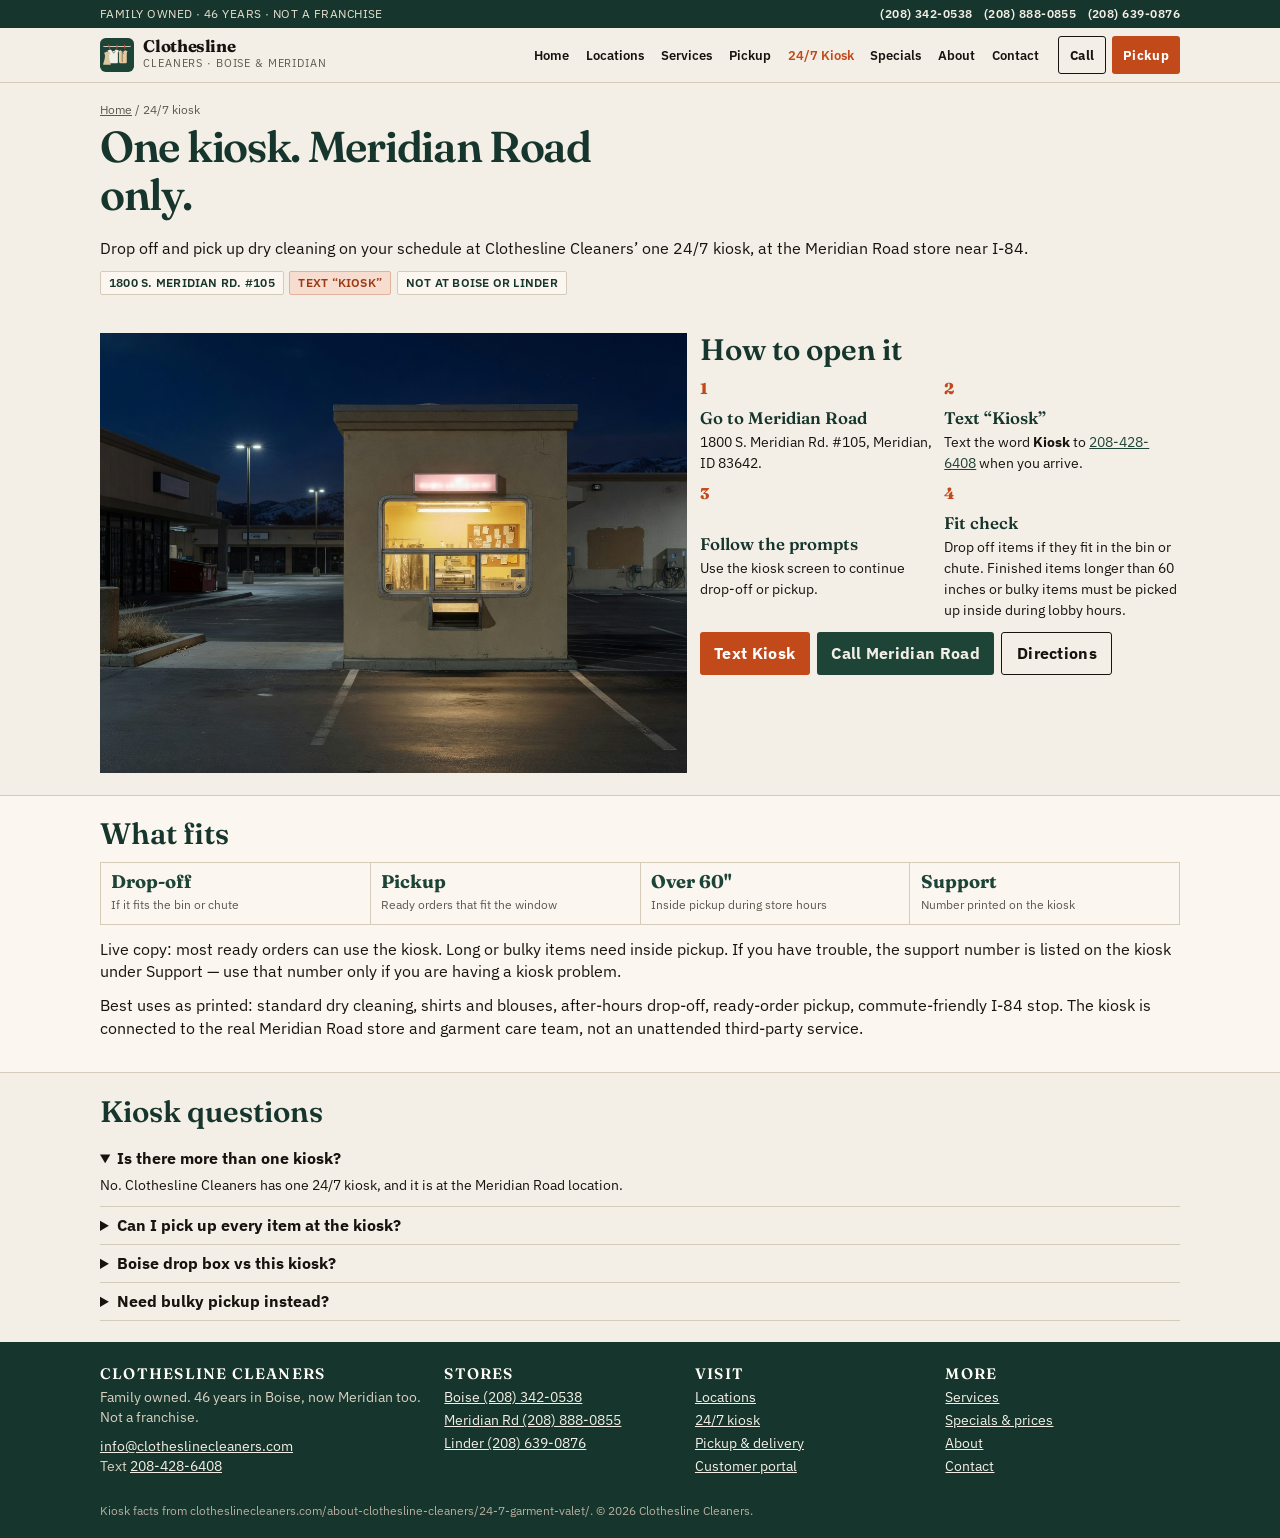
<file: kiosk.html>
<!DOCTYPE html>
<html lang="en">
<head>
  <meta charset="utf-8">
  <meta name="viewport" content="width=device-width, initial-scale=1">
  <title>24/7 kiosk | Clothesline Cleaners Meridian Road</title>
  <meta name="description" content="Clothesline Cleaners has one 24/7 kiosk, at 1800 S. Meridian Rd. #105. Text Kiosk to 208-428-6408 to open it.">
  <link rel="icon" href="assets/favicon.svg" type="image/svg+xml">
  <link rel="preconnect" href="https://fonts.googleapis.com">
  <link rel="preconnect" href="https://fonts.gstatic.com" crossorigin>
  <link href="https://fonts.googleapis.com/css2?family=Fraunces:opsz,wght@9..144,500;9..144,600;9..144,700&amp;family=IBM+Plex+Sans:wght@400;500;600;700&amp;display=swap" rel="stylesheet">
  <link rel="stylesheet" href="css/styles.css">
</head>
<body>
  <a class="skip" href="#main">Skip to content</a>
  <div class="topline">
    <div class="wrap">
      <span>Family owned · 46 years · Not a franchise</span>
      <span class="phones">
        <a href="tel:+12083420538">(208) 342-0538</a>
        <a href="tel:+12088880855">(208) 888-0855</a>
        <a href="tel:+12086390876">(208) 639-0876</a>
      </span>
    </div>
  </div>
  <header class="site-header">
    <div class="wrap header-inner">
      <a class="logo" href="index.html">
        <img src="assets/logo.svg" alt="">
        <span><strong>Clothesline</strong><span>Cleaners · Boise &amp; Meridian</span></span>
      </a>
      <button class="nav-toggle" type="button" aria-expanded="false" aria-controls="site-nav">Menu</button>
      <nav class="site-nav" id="site-nav" aria-label="Primary">
        <a href="index.html">Home</a>
        <a href="locations.html">Locations</a>
        <a href="services.html">Services</a>
        <a href="pickup.html">Pickup</a>
        <a href="kiosk.html" aria-current="page">24/7 Kiosk</a>
        <a href="specials.html">Specials</a>
        <a href="about.html">About</a>
        <a href="contact.html">Contact</a>
      </nav>
      <div class="header-cta">
        <button class="btn btn-ghost" type="button" data-open-call>Call</button>
        <a class="btn btn-clay" href="https://clotheslinecleanersid.smrtapp.com/customer/?page=delivery" rel="noopener">Pickup</a>
      </div>
    </div>
  </header>

  <main id="main">
    <header class="page-hero">
      <div class="wrap">
        <p class="crumb"><a href="index.html">Home</a> / 24/7 kiosk</p>
        <h1>One kiosk. Meridian Road only.</h1>
        <p>Drop off and pick up dry cleaning on your schedule at Clothesline Cleaners’ one 24/7 kiosk, at the Meridian Road store near I-84.</p>
        <div class="chips">
          <span class="chip">1800 S. Meridian Rd. #105</span>
          <span class="chip clay">Text “Kiosk”</span>
          <span class="chip">Not at Boise or Linder</span>
        </div>
      </div>
    </header>

    <section>
      <div class="wrap split">
        <div class="media">
          <img src="assets/kiosk.jpg" alt="Nighttime after-hours garment drop window">
        </div>
        <div>
          <h2>How to open it</h2>
          <div class="steps">
            <div class="step"><i>1</i><div><h3>Go to Meridian Road</h3><p>1800 S. Meridian Rd. #105, Meridian, ID 83642.</p></div></div>
            <div class="step"><i>2</i><div><h3>Text “Kiosk”</h3><p>Text the word <strong>Kiosk</strong> to <a href="sms:+12084286408?body=Kiosk">208-428-6408</a> when you arrive.</p></div></div>
            <div class="step"><i>3</i><div><h3>Follow the prompts</h3><p>Use the kiosk screen to continue drop-off or pickup.</p></div></div>
            <div class="step"><i>4</i><div><h3>Fit check</h3><p>Drop off items if they fit in the bin or chute. Finished items longer than 60 inches or bulky items must be picked up inside during lobby hours.</p></div></div>
          </div>
          <div class="btn-row" style="margin-top:0.7rem">
            <a class="btn btn-clay" href="sms:+12084286408?body=Kiosk">Text Kiosk</a>
            <a class="btn btn-forest" href="tel:+12088880855">Call Meridian Road</a>
            <a class="btn btn-ghost" href="https://www.google.com/maps/search/?api=1&amp;query=1800%20S.%20Meridian%20Rd.%20%23105%20Meridian%20ID%2083642" rel="noopener">Directions</a>
          </div>
        </div>
      </div>
    </section>

    <section class="band">
      <div class="wrap">
        <h2>What fits</h2>
        <div class="stat-row">
          <div class="stat"><b>Drop-off</b><span>If it fits the bin or chute</span></div>
          <div class="stat"><b>Pickup</b><span>Ready orders that fit the window</span></div>
          <div class="stat"><b>Over 60"</b><span>Inside pickup during store hours</span></div>
          <div class="stat"><b>Support</b><span>Number printed on the kiosk</span></div>
        </div>
        <p style="margin-top:0.8rem">Live copy: most ready orders can use the kiosk. Long or bulky items need inside pickup. If you have trouble, the support number is listed on the kiosk under Support — use that number only if you are having a kiosk problem.</p>
        <p>Best uses as printed: standard dry cleaning, shirts and blouses, after-hours drop-off, ready-order pickup, commute-friendly I-84 stop. The kiosk is connected to the real Meridian Road store and garment care team, not an unattended third-party service.</p>
      </div>
    </section>

    <section>
      <div class="wrap faq">
        <h2>Kiosk questions</h2>
        <details open>
          <summary>Is there more than one kiosk?</summary>
          <p>No. Clothesline Cleaners has one 24/7 kiosk, and it is at the Meridian Road location.</p>
        </details>
        <details>
          <summary>Can I pick up every item at the kiosk?</summary>
          <p>No. Finished items longer than 60 inches or bulky items must be picked up inside because they do not fit through the outbound glass window.</p>
        </details>
        <details>
          <summary>Boise drop box vs this kiosk?</summary>
          <p>The Boise Orchard store is printed as having a 24-hour drop box. That is not the same as the Meridian Road kiosk.</p>
        </details>
        <details>
          <summary>Need bulky pickup instead?</summary>
          <p>Use Meridian Road during lobby hours, or <a href="pickup.html">schedule route pickup</a> for eligible items.</p>
        </details>
      </div>
    </section>
  </main>

  <footer class="site-footer">
    <div class="wrap foot-grid">
      <div>
        <h2>Clothesline Cleaners</h2>
        <p>Family owned. 46 years in Boise, now Meridian too. Not a franchise.</p>
        <p><a href="mailto:info@clotheslinecleaners.com">info@clotheslinecleaners.com</a><br>Text <a href="sms:+12084286408">208-428-6408</a></p>
      </div>
      <div>
        <h2>Stores</h2>
        <ul>
          <li><a href="tel:+12083420538">Boise (208) 342-0538</a></li>
          <li><a href="tel:+12088880855">Meridian Rd (208) 888-0855</a></li>
          <li><a href="tel:+12086390876">Linder (208) 639-0876</a></li>
        </ul>
      </div>
      <div>
        <h2>Visit</h2>
        <ul>
          <li><a href="locations.html">Locations</a></li>
          <li><a href="kiosk.html">24/7 kiosk</a></li>
          <li><a href="pickup.html">Pickup &amp; delivery</a></li>
          <li><a href="https://clotheslinecleanersid.smrtapp.com/customer/" rel="noopener">Customer portal</a></li>
        </ul>
      </div>
      <div>
        <h2>More</h2>
        <ul>
          <li><a href="services.html">Services</a></li>
          <li><a href="specials.html">Specials &amp; prices</a></li>
          <li><a href="about.html">About</a></li>
          <li><a href="contact.html">Contact</a></li>
        </ul>
      </div>
    </div>
    <div class="wrap legal">Kiosk facts from clotheslinecleaners.com/about-clothesline-cleaners/24-7-garment-valet/. © <span data-year></span> Clothesline Cleaners.</div>
  </footer>
  <nav class="dock" aria-label="Quick actions">
    <button type="button" data-open-call>Call</button>
    <a href="locations.html">Locations</a>
    <a class="pickup" href="https://clotheslinecleanersid.smrtapp.com/customer/?page=delivery" rel="noopener">Pickup</a>
  </nav>
  <dialog id="call-sheet" class="sheet">
    <div class="sheet-inner">
      <form method="dialog"><button class="sheet-x" aria-label="Close">×</button></form>
      <h2>Call a location</h2>
      <p>Kiosk is Meridian Road. Text “Kiosk” to open it.</p>
      <a class="sheet-row" href="tel:+12083420538"><span><strong>Boise Orchard / Route</strong>244 S. Orchard St.</span><span>(208) 342-0538</span></a>
      <a class="sheet-row" href="tel:+12088880855"><span><strong>Meridian Road</strong>1800 S. Meridian Rd. #105</span><span>(208) 888-0855</span></a>
      <a class="sheet-row" href="tel:+12086390876"><span><strong>Linder / Green Leaf</strong>6700 N Linder Rd Ste 144</span><span>(208) 639-0876</span></a>
      <a class="sheet-row" href="sms:+12084286408?body=Kiosk"><span><strong>Text “Kiosk”</strong>Open the valet</span><span>208-428-6408</span></a>
    </div>
  </dialog>
  <script src="js/main.js"></script>
</body>
</html>
</file>
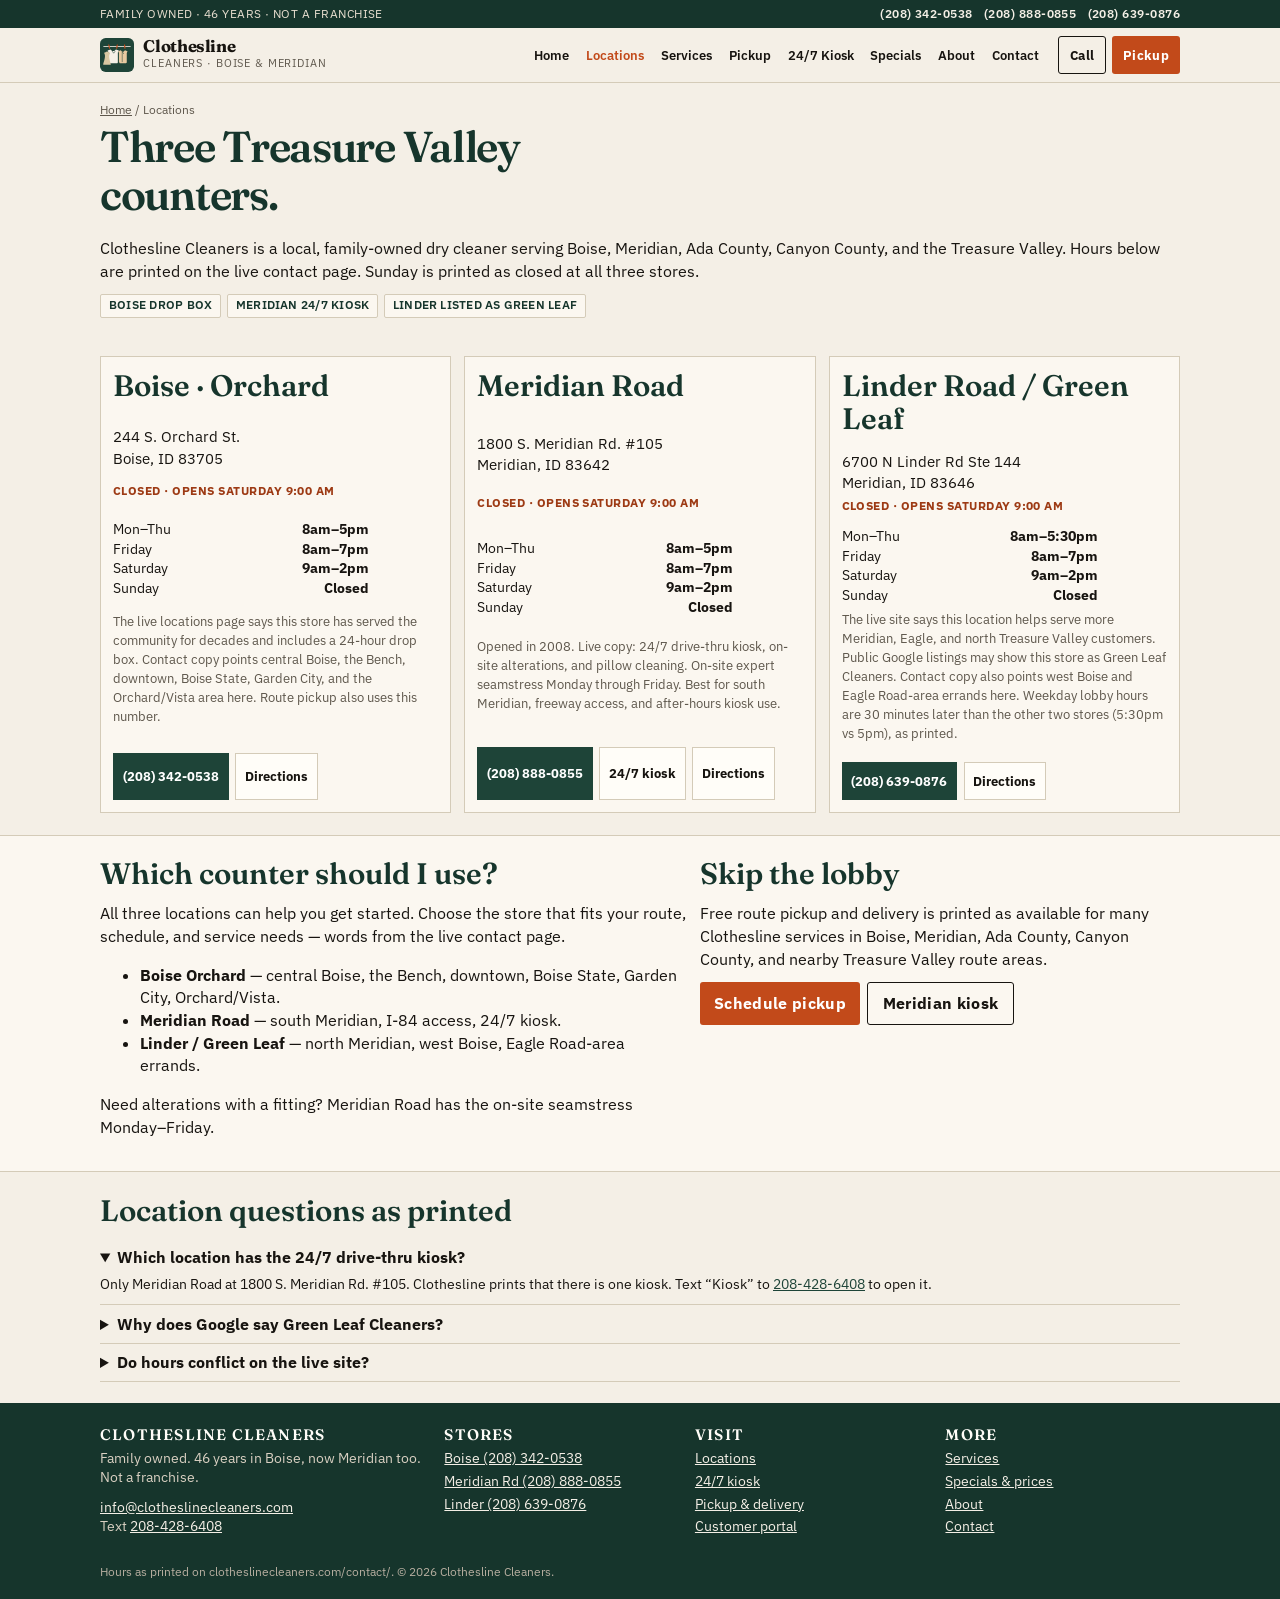
<file: locations.html>
<!DOCTYPE html>
<html lang="en">
<head>
  <meta charset="utf-8">
  <meta name="viewport" content="width=device-width, initial-scale=1">
  <title>Store locations | Clothesline Cleaners Boise &amp; Meridian</title>
  <meta name="description" content="Three Clothesline Cleaners stores: 244 S. Orchard St. Boise, 1800 S. Meridian Rd. #105, and 6700 N Linder Rd Ste 144. Hours and tel: links for each.">
  <link rel="icon" href="assets/favicon.svg" type="image/svg+xml">
  <link rel="preconnect" href="https://fonts.googleapis.com">
  <link rel="preconnect" href="https://fonts.gstatic.com" crossorigin>
  <link href="https://fonts.googleapis.com/css2?family=Fraunces:opsz,wght@9..144,500;9..144,600;9..144,700&amp;family=IBM+Plex+Sans:wght@400;500;600;700&amp;display=swap" rel="stylesheet">
  <link rel="stylesheet" href="css/styles.css">
</head>
<body>
  <a class="skip" href="#main">Skip to content</a>
  <div class="topline">
    <div class="wrap">
      <span>Family owned · 46 years · Not a franchise</span>
      <span class="phones">
        <a href="tel:+12083420538">(208) 342-0538</a>
        <a href="tel:+12088880855">(208) 888-0855</a>
        <a href="tel:+12086390876">(208) 639-0876</a>
      </span>
    </div>
  </div>
  <header class="site-header">
    <div class="wrap header-inner">
      <a class="logo" href="index.html">
        <img src="assets/logo.svg" alt="">
        <span><strong>Clothesline</strong><span>Cleaners · Boise &amp; Meridian</span></span>
      </a>
      <button class="nav-toggle" type="button" aria-expanded="false" aria-controls="site-nav">Menu</button>
      <nav class="site-nav" id="site-nav" aria-label="Primary">
        <a href="index.html">Home</a>
        <a href="locations.html" aria-current="page">Locations</a>
        <a href="services.html">Services</a>
        <a href="pickup.html">Pickup</a>
        <a href="kiosk.html">24/7 Kiosk</a>
        <a href="specials.html">Specials</a>
        <a href="about.html">About</a>
        <a href="contact.html">Contact</a>
      </nav>
      <div class="header-cta">
        <button class="btn btn-ghost" type="button" data-open-call>Call</button>
        <a class="btn btn-clay" href="https://clotheslinecleanersid.smrtapp.com/customer/?page=delivery" rel="noopener">Pickup</a>
      </div>
    </div>
  </header>

  <main id="main">
    <header class="page-hero">
      <div class="wrap">
        <p class="crumb"><a href="index.html">Home</a> / Locations</p>
        <h1>Three Treasure Valley counters.</h1>
        <p>Clothesline Cleaners is a local, family-owned dry cleaner serving Boise, Meridian, Ada County, Canyon County, and the Treasure Valley. Hours below are printed on the live contact page. Sunday is printed as closed at all three stores.</p>
        <div class="chips">
          <span class="chip">Boise drop box</span>
          <span class="chip">Meridian 24/7 kiosk</span>
          <span class="chip">Linder listed as Green Leaf</span>
        </div>
      </div>
    </header>

    <section>
      <div class="wrap loc-list">
        <article class="loc" id="boise">
          <h2>Boise · Orchard</h2>
          <p class="addr">244 S. Orchard St.<br>Boise, ID 83705</p>
          <p class="status" data-open-status="orchard"></p>
          <p class="hours">
            <span>Mon–Thu <b>8am–5pm</b></span>
            <span>Friday <b>8am–7pm</b></span>
            <span>Saturday <b>9am–2pm</b></span>
            <span>Sunday <b>Closed</b></span>
          </p>
          <p class="meta">The live locations page says this store has served the community for decades and includes a 24-hour drop box. Contact copy points central Boise, the Bench, downtown, Boise State, Garden City, and the Orchard/Vista area here. Route pickup also uses this number.</p>
          <div class="actions">
            <a class="tel" href="tel:+12083420538">(208) 342-0538</a>
            <a href="https://www.google.com/maps/search/?api=1&amp;query=244%20S.%20Orchard%20St.%20Boise%20ID%2083705" rel="noopener">Directions</a>
          </div>
        </article>

        <article class="loc" id="meridian">
          <h2>Meridian Road</h2>
          <p class="addr">1800 S. Meridian Rd. #105<br>Meridian, ID 83642</p>
          <p class="status" data-open-status="meridian"></p>
          <p class="hours">
            <span>Mon–Thu <b>8am–5pm</b></span>
            <span>Friday <b>8am–7pm</b></span>
            <span>Saturday <b>9am–2pm</b></span>
            <span>Sunday <b>Closed</b></span>
          </p>
          <p class="meta">Opened in 2008. Live copy: 24/7 drive-thru kiosk, on-site alterations, and pillow cleaning. On-site expert seamstress Monday through Friday. Best for south Meridian, freeway access, and after-hours kiosk use.</p>
          <div class="actions">
            <a class="tel" href="tel:+12088880855">(208) 888-0855</a>
            <a href="kiosk.html">24/7 kiosk</a>
            <a href="https://www.google.com/maps/search/?api=1&amp;query=1800%20S.%20Meridian%20Rd.%20%23105%20Meridian%20ID%2083642" rel="noopener">Directions</a>
          </div>
        </article>

        <article class="loc" id="linder">
          <h2>Linder Road / Green Leaf</h2>
          <p class="addr">6700 N Linder Rd Ste 144<br>Meridian, ID 83646</p>
          <p class="status" data-open-status="linder"></p>
          <p class="hours">
            <span>Mon–Thu <b>8am–5:30pm</b></span>
            <span>Friday <b>8am–7pm</b></span>
            <span>Saturday <b>9am–2pm</b></span>
            <span>Sunday <b>Closed</b></span>
          </p>
          <p class="meta">The live site says this location helps serve more Meridian, Eagle, and north Treasure Valley customers. Public Google listings may show this store as Green Leaf Cleaners. Contact copy also points west Boise and Eagle Road-area errands here. Weekday lobby hours are 30 minutes later than the other two stores (5:30pm vs 5pm), as printed.</p>
          <div class="actions">
            <a class="tel" href="tel:+12086390876">(208) 639-0876</a>
            <a href="https://www.google.com/maps/search/?api=1&amp;query=6700%20N%20Linder%20Rd%20Ste%20144%20Meridian%20ID%2083646" rel="noopener">Directions</a>
          </div>
        </article>
      </div>
    </section>

    <section class="band">
      <div class="wrap split">
        <div>
          <h2>Which counter should I use?</h2>
          <p>All three locations can help you get started. Choose the store that fits your route, schedule, and service needs — words from the live contact page.</p>
          <ul>
            <li><strong>Boise Orchard</strong> — central Boise, the Bench, downtown, Boise State, Garden City, Orchard/Vista.</li>
            <li><strong>Meridian Road</strong> — south Meridian, I-84 access, 24/7 kiosk.</li>
            <li><strong>Linder / Green Leaf</strong> — north Meridian, west Boise, Eagle Road-area errands.</li>
          </ul>
          <p>Need alterations with a fitting? Meridian Road has the on-site seamstress Monday–Friday.</p>
        </div>
        <div>
          <h2>Skip the lobby</h2>
          <p>Free route pickup and delivery is printed as available for many Clothesline services in Boise, Meridian, Ada County, Canyon County, and nearby Treasure Valley route areas.</p>
          <div class="btn-row">
            <a class="btn btn-clay" href="https://clotheslinecleanersid.smrtapp.com/customer/?page=delivery" rel="noopener">Schedule pickup</a>
            <a class="btn btn-ghost" href="kiosk.html">Meridian kiosk</a>
          </div>
        </div>
      </div>
    </section>

    <section>
      <div class="wrap faq">
        <h2>Location questions as printed</h2>
        <details open>
          <summary>Which location has the 24/7 drive-thru kiosk?</summary>
          <p>Only Meridian Road at 1800 S. Meridian Rd. #105. Clothesline prints that there is one kiosk. Text “Kiosk” to <a href="sms:+12084286408">208-428-6408</a> to open it.</p>
        </details>
        <details>
          <summary>Why does Google say Green Leaf Cleaners?</summary>
          <p>The live site: the Linder Road location may still appear publicly on Google as Green Leaf Cleaners. It is the Linder Road store at 6700 N. Linder Rd. Ste 144 in Meridian. “Our Linder Road location in north Meridian is currently signed and listed as Green Leaf Cleaners.”</p>
        </details>
        <details>
          <summary>Do hours conflict on the live site?</summary>
          <p>Lobby hours match across the locations and contact pages. Contact adds Sunday closed (the locations page does not list Sunday). Linder’s Monday–Thursday close is 5:30pm; Boise and Meridian Road close at 5pm. Those differences are printed, not guessed.</p>
        </details>
      </div>
    </section>
  </main>

  <footer class="site-footer">
    <div class="wrap foot-grid">
      <div>
        <h2>Clothesline Cleaners</h2>
        <p>Family owned. 46 years in Boise, now Meridian too. Not a franchise.</p>
        <p><a href="mailto:info@clotheslinecleaners.com">info@clotheslinecleaners.com</a><br>Text <a href="sms:+12084286408">208-428-6408</a></p>
      </div>
      <div>
        <h2>Stores</h2>
        <ul>
          <li><a href="tel:+12083420538">Boise (208) 342-0538</a></li>
          <li><a href="tel:+12088880855">Meridian Rd (208) 888-0855</a></li>
          <li><a href="tel:+12086390876">Linder (208) 639-0876</a></li>
        </ul>
      </div>
      <div>
        <h2>Visit</h2>
        <ul>
          <li><a href="locations.html">Locations</a></li>
          <li><a href="kiosk.html">24/7 kiosk</a></li>
          <li><a href="pickup.html">Pickup &amp; delivery</a></li>
          <li><a href="https://clotheslinecleanersid.smrtapp.com/customer/" rel="noopener">Customer portal</a></li>
        </ul>
      </div>
      <div>
        <h2>More</h2>
        <ul>
          <li><a href="services.html">Services</a></li>
          <li><a href="specials.html">Specials &amp; prices</a></li>
          <li><a href="about.html">About</a></li>
          <li><a href="contact.html">Contact</a></li>
        </ul>
      </div>
    </div>
    <div class="wrap legal">Hours as printed on clotheslinecleaners.com/contact/. © <span data-year></span> Clothesline Cleaners.</div>
  </footer>

  <nav class="dock" aria-label="Quick actions">
    <button type="button" data-open-call>Call</button>
    <a href="locations.html">Locations</a>
    <a class="pickup" href="https://clotheslinecleanersid.smrtapp.com/customer/?page=delivery" rel="noopener">Pickup</a>
  </nav>
  <dialog id="call-sheet" class="sheet">
    <div class="sheet-inner">
      <form method="dialog"><button class="sheet-x" aria-label="Close">×</button></form>
      <h2>Call a location</h2>
      <p>Use the number for the counter you need. Route pickup uses the Orchard line.</p>
      <a class="sheet-row" href="tel:+12083420538"><span><strong>Boise Orchard / Route</strong>244 S. Orchard St.</span><span>(208) 342-0538</span></a>
      <a class="sheet-row" href="tel:+12088880855"><span><strong>Meridian Road</strong>1800 S. Meridian Rd. #105</span><span>(208) 888-0855</span></a>
      <a class="sheet-row" href="tel:+12086390876"><span><strong>Linder / Green Leaf</strong>6700 N Linder Rd Ste 144</span><span>(208) 639-0876</span></a>
      <a class="sheet-row" href="sms:+12084286408"><span><strong>Text the service line</strong>Shared text line</span><span>208-428-6408</span></a>
    </div>
  </dialog>
  <script src="js/main.js"></script>
</body>
</html>
</file>
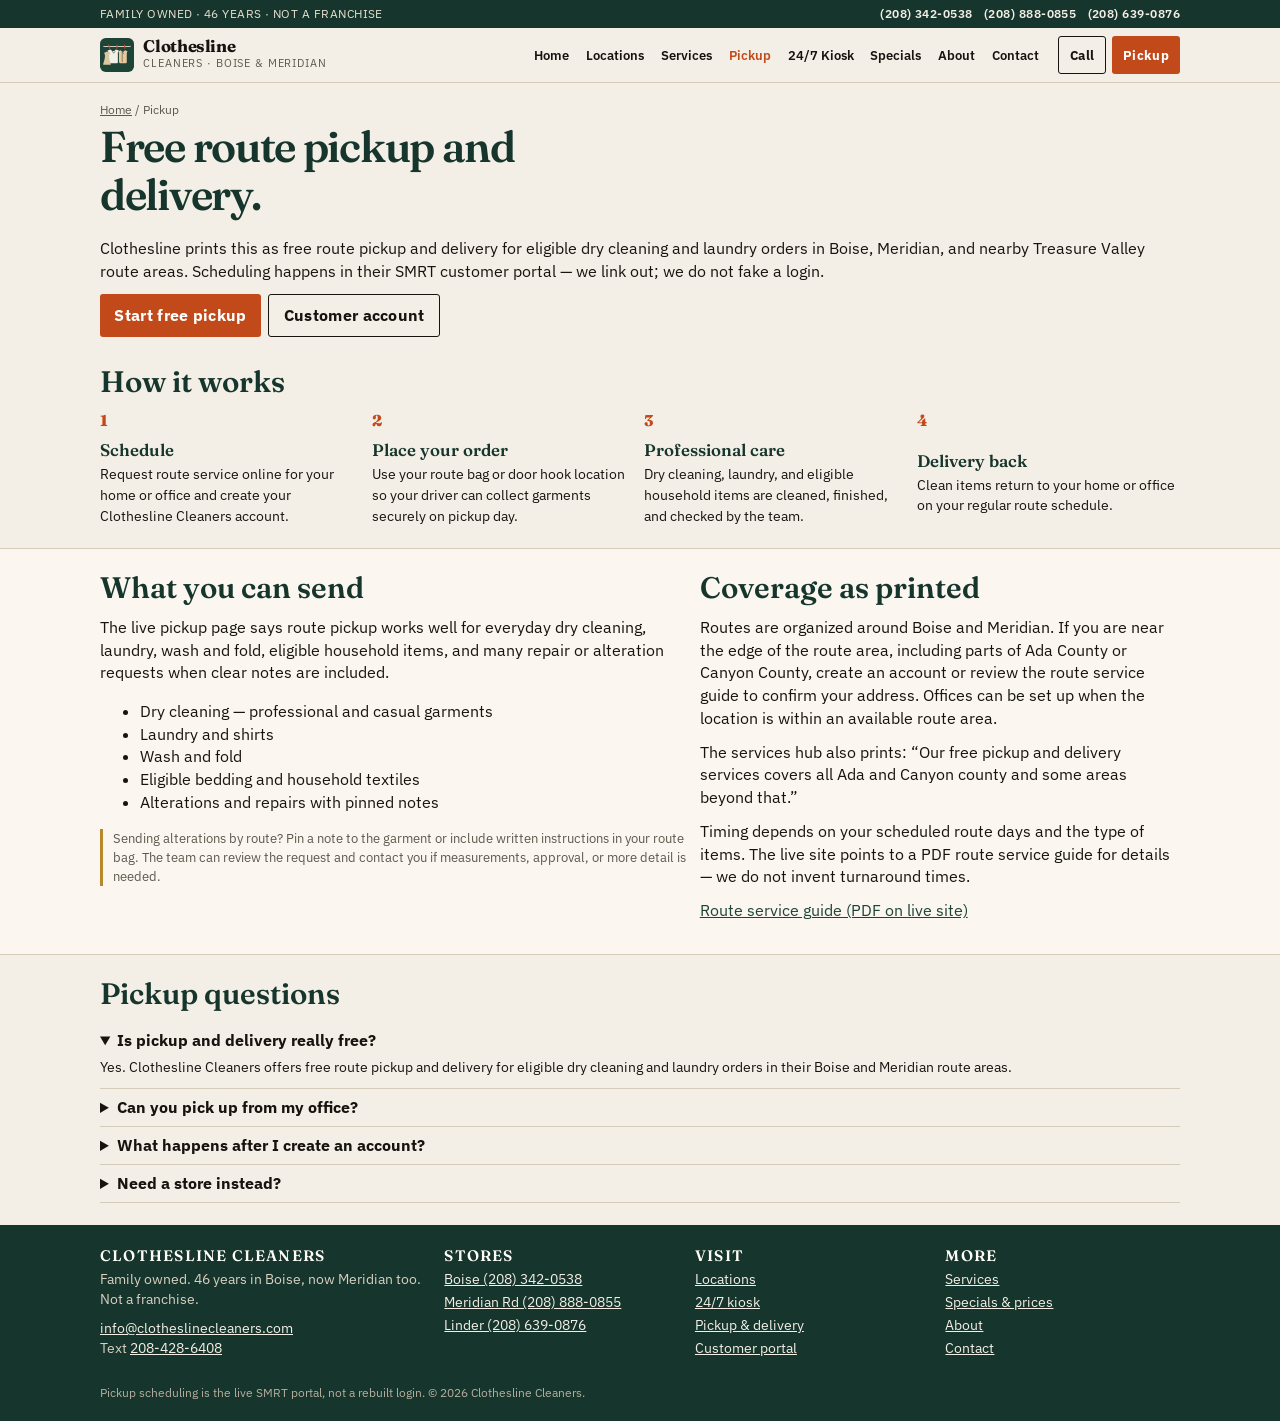
<file: pickup.html>
<!DOCTYPE html>
<html lang="en">
<head>
  <meta charset="utf-8">
  <meta name="viewport" content="width=device-width, initial-scale=1">
  <title>Free pickup &amp; delivery | Clothesline Cleaners</title>
  <meta name="description" content="Free route pickup and delivery for dry cleaning and laundry in Boise, Meridian, and nearby Treasure Valley route areas. Schedule in the Clothesline customer portal.">
  <link rel="icon" href="assets/favicon.svg" type="image/svg+xml">
  <link rel="preconnect" href="https://fonts.googleapis.com">
  <link rel="preconnect" href="https://fonts.gstatic.com" crossorigin>
  <link href="https://fonts.googleapis.com/css2?family=Fraunces:opsz,wght@9..144,500;9..144,600;9..144,700&amp;family=IBM+Plex+Sans:wght@400;500;600;700&amp;display=swap" rel="stylesheet">
  <link rel="stylesheet" href="css/styles.css">
</head>
<body>
  <a class="skip" href="#main">Skip to content</a>
  <div class="topline">
    <div class="wrap">
      <span>Family owned · 46 years · Not a franchise</span>
      <span class="phones">
        <a href="tel:+12083420538">(208) 342-0538</a>
        <a href="tel:+12088880855">(208) 888-0855</a>
        <a href="tel:+12086390876">(208) 639-0876</a>
      </span>
    </div>
  </div>
  <header class="site-header">
    <div class="wrap header-inner">
      <a class="logo" href="index.html">
        <img src="assets/logo.svg" alt="">
        <span><strong>Clothesline</strong><span>Cleaners · Boise &amp; Meridian</span></span>
      </a>
      <button class="nav-toggle" type="button" aria-expanded="false" aria-controls="site-nav">Menu</button>
      <nav class="site-nav" id="site-nav" aria-label="Primary">
        <a href="index.html">Home</a>
        <a href="locations.html">Locations</a>
        <a href="services.html">Services</a>
        <a href="pickup.html" aria-current="page">Pickup</a>
        <a href="kiosk.html">24/7 Kiosk</a>
        <a href="specials.html">Specials</a>
        <a href="about.html">About</a>
        <a href="contact.html">Contact</a>
      </nav>
      <div class="header-cta">
        <button class="btn btn-ghost" type="button" data-open-call>Call</button>
        <a class="btn btn-clay" href="https://clotheslinecleanersid.smrtapp.com/customer/?page=delivery" rel="noopener">Pickup</a>
      </div>
    </div>
  </header>

  <main id="main">
    <header class="page-hero">
      <div class="wrap">
        <p class="crumb"><a href="index.html">Home</a> / Pickup</p>
        <h1>Free route pickup and delivery.</h1>
        <p>Clothesline prints this as free route pickup and delivery for eligible dry cleaning and laundry orders in Boise, Meridian, and nearby Treasure Valley route areas. Scheduling happens in their SMRT customer portal — we link out; we do not fake a login.</p>
        <div class="btn-row">
          <a class="btn btn-clay" href="https://clotheslinecleanersid.smrtapp.com/customer/?page=delivery" rel="noopener">Start free pickup</a>
          <a class="btn btn-ghost" href="https://clotheslinecleanersid.smrtapp.com/customer/" rel="noopener">Customer account</a>
        </div>
      </div>
    </header>

    <section>
      <div class="wrap">
        <h2>How it works</h2>
        <div class="steps">
          <div class="step"><i>1</i><div><h3>Schedule</h3><p>Request route service online for your home or office and create your Clothesline Cleaners account.</p></div></div>
          <div class="step"><i>2</i><div><h3>Place your order</h3><p>Use your route bag or door hook location so your driver can collect garments securely on pickup day.</p></div></div>
          <div class="step"><i>3</i><div><h3>Professional care</h3><p>Dry cleaning, laundry, and eligible household items are cleaned, finished, and checked by the team.</p></div></div>
          <div class="step"><i>4</i><div><h3>Delivery back</h3><p>Clean items return to your home or office on your regular route schedule.</p></div></div>
        </div>
      </div>
    </section>

    <section class="band">
      <div class="wrap split">
        <div>
          <h2>What you can send</h2>
          <p>The live pickup page says route pickup works well for everyday dry cleaning, laundry, wash and fold, eligible household items, and many repair or alteration requests when clear notes are included.</p>
          <ul>
            <li>Dry cleaning — professional and casual garments</li>
            <li>Laundry and shirts</li>
            <li>Wash and fold</li>
            <li>Eligible bedding and household textiles</li>
            <li>Alterations and repairs with pinned notes</li>
          </ul>
          <p class="note">Sending alterations by route? Pin a note to the garment or include written instructions in your route bag. The team can review the request and contact you if measurements, approval, or more detail is needed.</p>
        </div>
        <div>
          <h2>Coverage as printed</h2>
          <p>Routes are organized around Boise and Meridian. If you are near the edge of the route area, including parts of Ada County or Canyon County, create an account or review the route service guide to confirm your address. Offices can be set up when the location is within an available route area.</p>
          <p>The services hub also prints: “Our free pickup and delivery services covers all Ada and Canyon county and some areas beyond that.”</p>
          <p>Timing depends on your scheduled route days and the type of items. The live site points to a PDF route service guide for details — we do not invent turnaround times.</p>
          <p><a href="https://clotheslinecleaners.com/wp-content/uploads/2025/01/Delivery-Service-Details-for-customers.pdf" rel="noopener">Route service guide (PDF on live site)</a></p>
        </div>
      </div>
    </section>

    <section>
      <div class="wrap faq">
        <h2>Pickup questions</h2>
        <details open>
          <summary>Is pickup and delivery really free?</summary>
          <p>Yes. Clothesline Cleaners offers free route pickup and delivery for eligible dry cleaning and laundry orders in their Boise and Meridian route areas.</p>
        </details>
        <details>
          <summary>Can you pick up from my office?</summary>
          <p>Yes, when the address is within an available route area.</p>
        </details>
        <details>
          <summary>What happens after I create an account?</summary>
          <p>After the account is created in the SMRT portal, you can request pickup, review route details, and follow the instructions for where to place garments.</p>
        </details>
        <details>
          <summary>Need a store instead?</summary>
          <p>Visit <a href="locations.html">any of the three counters</a>, or use the <a href="kiosk.html">Meridian Road 24/7 kiosk</a> for after-hours drop-off and pickup that fits the window.</p>
        </details>
      </div>
    </section>
  </main>

  <footer class="site-footer">
    <div class="wrap foot-grid">
      <div>
        <h2>Clothesline Cleaners</h2>
        <p>Family owned. 46 years in Boise, now Meridian too. Not a franchise.</p>
        <p><a href="mailto:info@clotheslinecleaners.com">info@clotheslinecleaners.com</a><br>Text <a href="sms:+12084286408">208-428-6408</a></p>
      </div>
      <div>
        <h2>Stores</h2>
        <ul>
          <li><a href="tel:+12083420538">Boise (208) 342-0538</a></li>
          <li><a href="tel:+12088880855">Meridian Rd (208) 888-0855</a></li>
          <li><a href="tel:+12086390876">Linder (208) 639-0876</a></li>
        </ul>
      </div>
      <div>
        <h2>Visit</h2>
        <ul>
          <li><a href="locations.html">Locations</a></li>
          <li><a href="kiosk.html">24/7 kiosk</a></li>
          <li><a href="pickup.html">Pickup &amp; delivery</a></li>
          <li><a href="https://clotheslinecleanersid.smrtapp.com/customer/" rel="noopener">Customer portal</a></li>
        </ul>
      </div>
      <div>
        <h2>More</h2>
        <ul>
          <li><a href="services.html">Services</a></li>
          <li><a href="specials.html">Specials &amp; prices</a></li>
          <li><a href="about.html">About</a></li>
          <li><a href="contact.html">Contact</a></li>
        </ul>
      </div>
    </div>
    <div class="wrap legal">Pickup scheduling is the live SMRT portal, not a rebuilt login. © <span data-year></span> Clothesline Cleaners.</div>
  </footer>
  <nav class="dock" aria-label="Quick actions">
    <button type="button" data-open-call>Call</button>
    <a href="locations.html">Locations</a>
    <a class="pickup" href="https://clotheslinecleanersid.smrtapp.com/customer/?page=delivery" rel="noopener">Pickup</a>
  </nav>
  <dialog id="call-sheet" class="sheet">
    <div class="sheet-inner">
      <form method="dialog"><button class="sheet-x" aria-label="Close">×</button></form>
      <h2>Call a location</h2>
      <p>Route pickup uses the Orchard line. Stores for lobby questions.</p>
      <a class="sheet-row" href="tel:+12083420538"><span><strong>Boise Orchard / Route</strong>244 S. Orchard St.</span><span>(208) 342-0538</span></a>
      <a class="sheet-row" href="tel:+12088880855"><span><strong>Meridian Road</strong>1800 S. Meridian Rd. #105</span><span>(208) 888-0855</span></a>
      <a class="sheet-row" href="tel:+12086390876"><span><strong>Linder / Green Leaf</strong>6700 N Linder Rd Ste 144</span><span>(208) 639-0876</span></a>
      <a class="sheet-row" href="sms:+12084286408"><span><strong>Text the service line</strong>Shared text line</span><span>208-428-6408</span></a>
    </div>
  </dialog>
  <script src="js/main.js"></script>
</body>
</html>
</file>
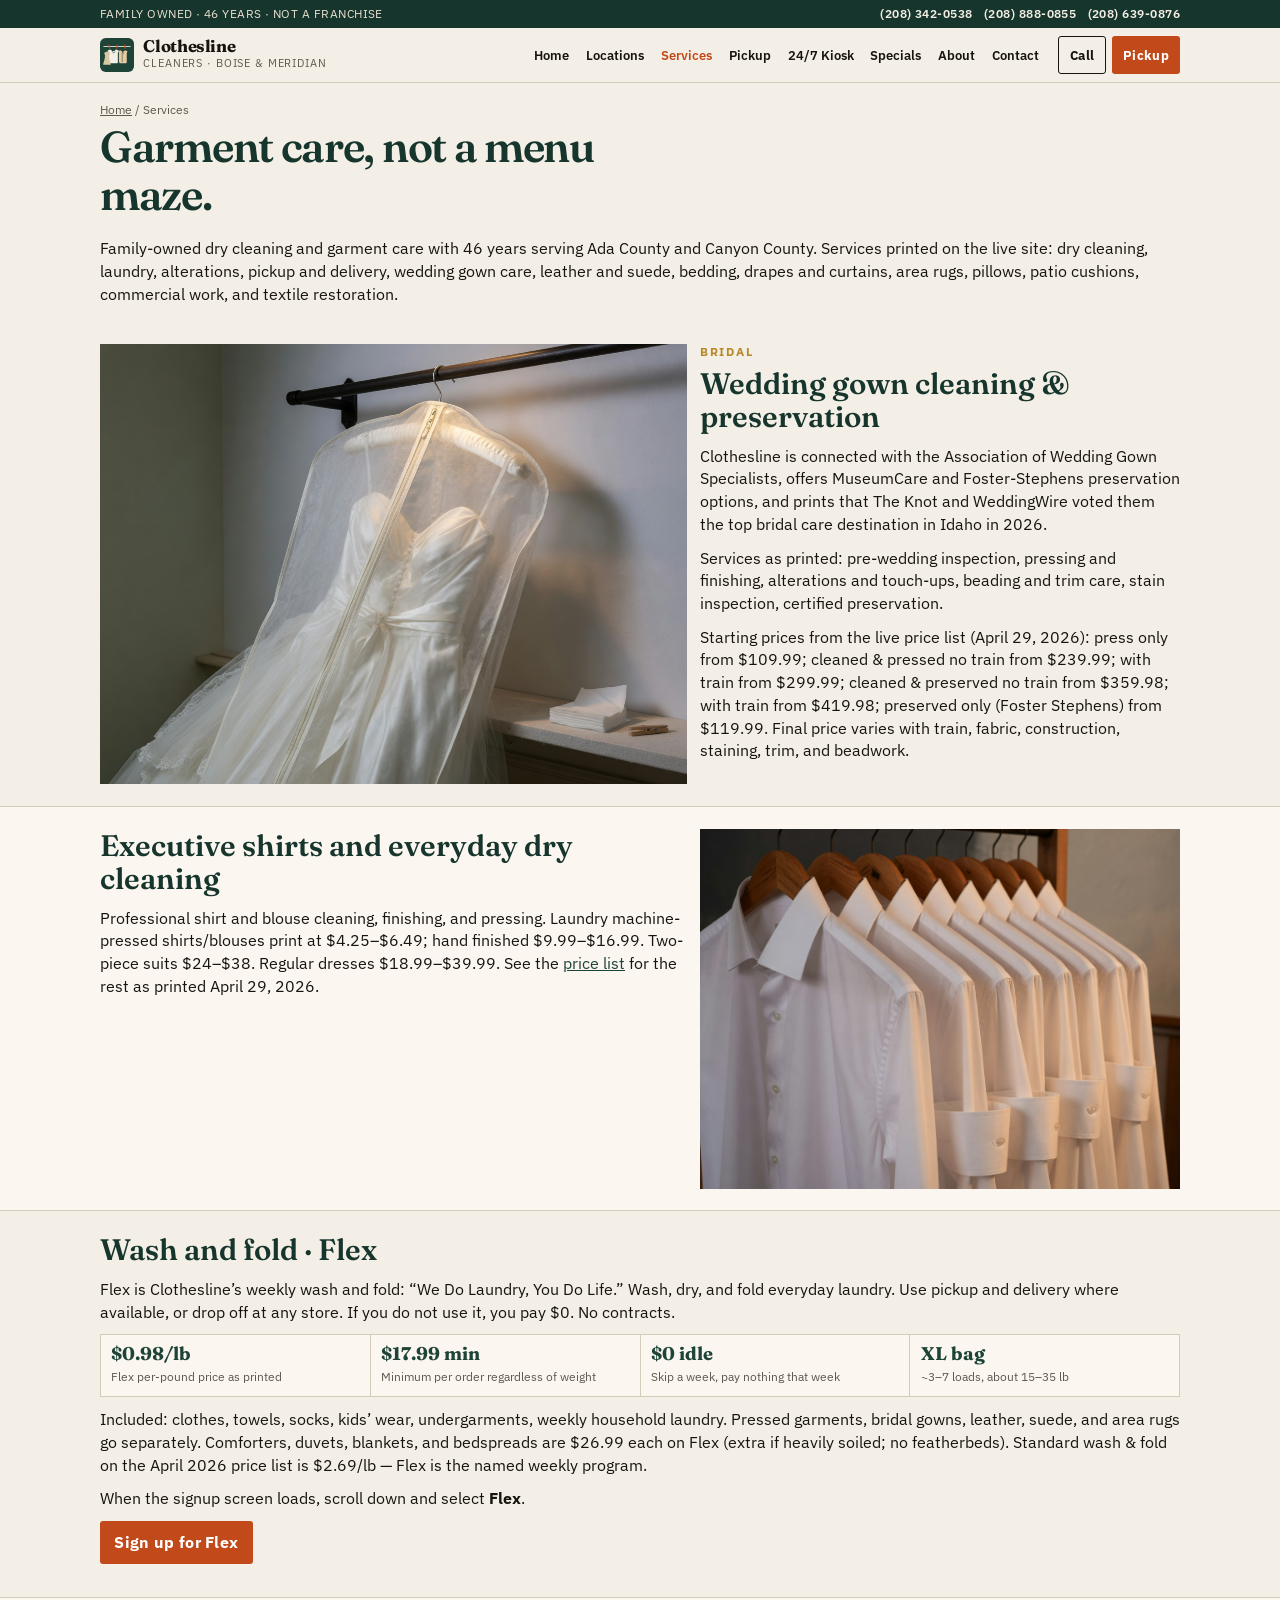
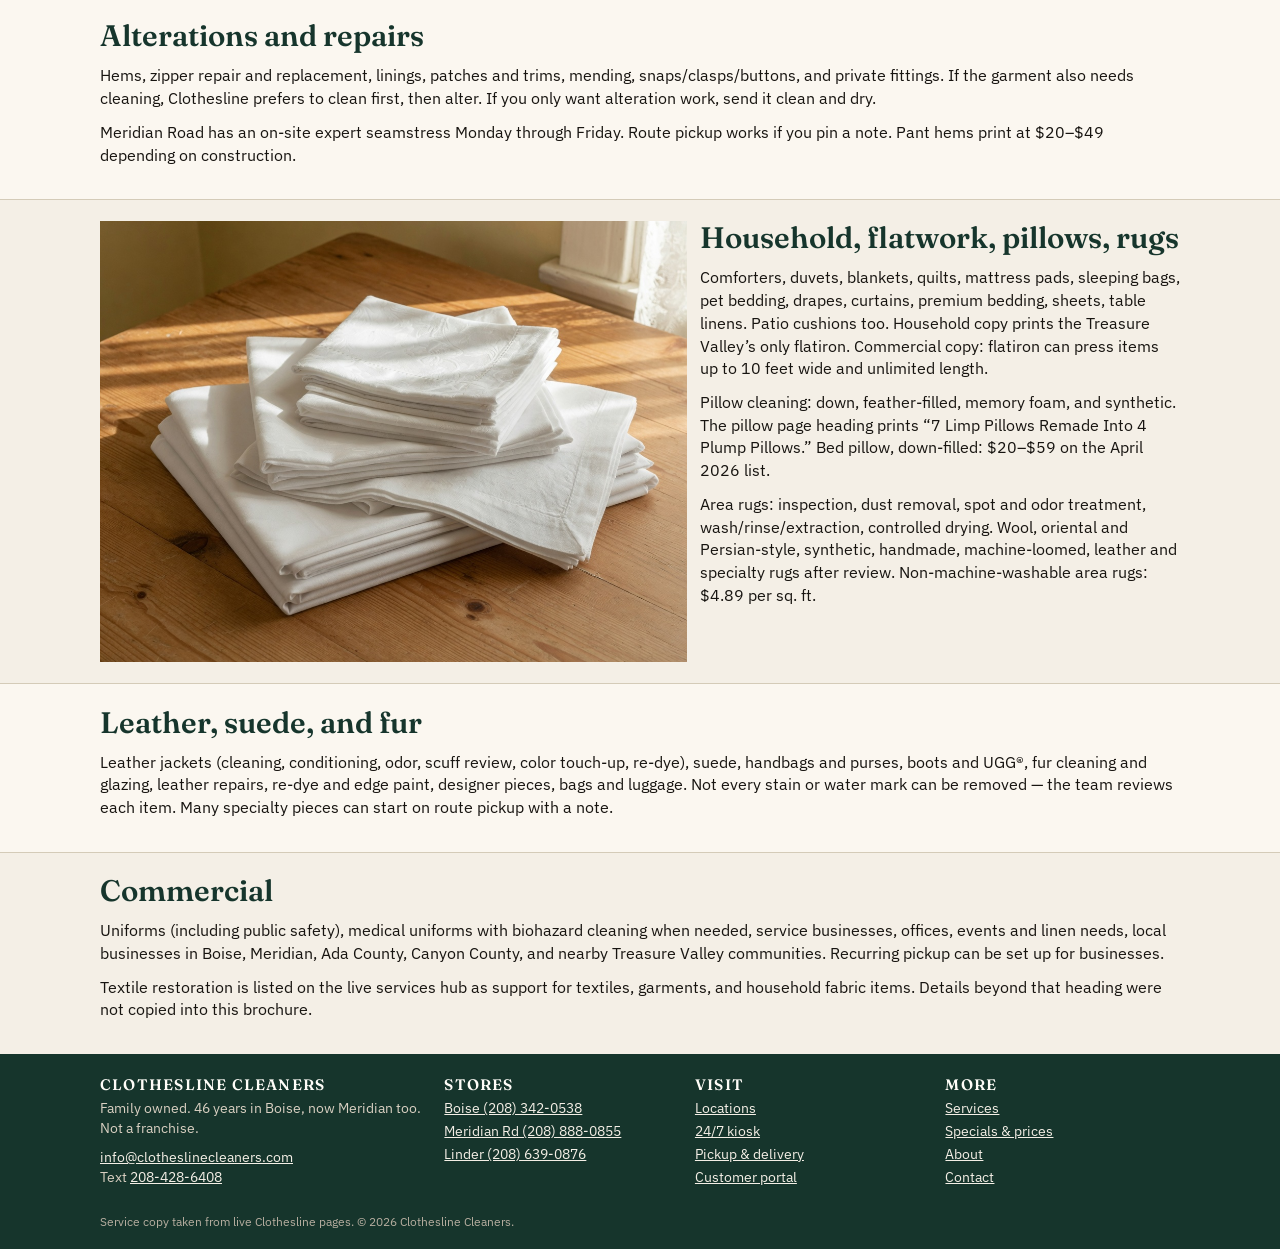
<file: services.html>
<!DOCTYPE html>
<html lang="en">
<head>
  <meta charset="utf-8">
  <meta name="viewport" content="width=device-width, initial-scale=1">
  <title>Dry cleaning services | Clothesline Cleaners</title>
  <meta name="description" content="Dry cleaning, wash and fold, wedding gowns, alterations, leather, rugs, pillows, household items, commercial, and flatwork at Clothesline Cleaners in Boise and Meridian.">
  <link rel="icon" href="assets/favicon.svg" type="image/svg+xml">
  <link rel="preconnect" href="https://fonts.googleapis.com">
  <link rel="preconnect" href="https://fonts.gstatic.com" crossorigin>
  <link href="https://fonts.googleapis.com/css2?family=Fraunces:opsz,wght@9..144,500;9..144,600;9..144,700&amp;family=IBM+Plex+Sans:wght@400;500;600;700&amp;display=swap" rel="stylesheet">
  <link rel="stylesheet" href="css/styles.css">
</head>
<body>
  <a class="skip" href="#main">Skip to content</a>
  <div class="topline">
    <div class="wrap">
      <span>Family owned · 46 years · Not a franchise</span>
      <span class="phones">
        <a href="tel:+12083420538">(208) 342-0538</a>
        <a href="tel:+12088880855">(208) 888-0855</a>
        <a href="tel:+12086390876">(208) 639-0876</a>
      </span>
    </div>
  </div>
  <header class="site-header">
    <div class="wrap header-inner">
      <a class="logo" href="index.html">
        <img src="assets/logo.svg" alt="">
        <span><strong>Clothesline</strong><span>Cleaners · Boise &amp; Meridian</span></span>
      </a>
      <button class="nav-toggle" type="button" aria-expanded="false" aria-controls="site-nav">Menu</button>
      <nav class="site-nav" id="site-nav" aria-label="Primary">
        <a href="index.html">Home</a>
        <a href="locations.html">Locations</a>
        <a href="services.html" aria-current="page">Services</a>
        <a href="pickup.html">Pickup</a>
        <a href="kiosk.html">24/7 Kiosk</a>
        <a href="specials.html">Specials</a>
        <a href="about.html">About</a>
        <a href="contact.html">Contact</a>
      </nav>
      <div class="header-cta">
        <button class="btn btn-ghost" type="button" data-open-call>Call</button>
        <a class="btn btn-clay" href="https://clotheslinecleanersid.smrtapp.com/customer/?page=delivery" rel="noopener">Pickup</a>
      </div>
    </div>
  </header>

  <main id="main">
    <header class="page-hero">
      <div class="wrap">
        <p class="crumb"><a href="index.html">Home</a> / Services</p>
        <h1>Garment care, not a menu maze.</h1>
        <p>Family-owned dry cleaning and garment care with 46 years serving Ada County and Canyon County. Services printed on the live site: dry cleaning, laundry, alterations, pickup and delivery, wedding gown care, leather and suede, bedding, drapes and curtains, area rugs, pillows, patio cushions, commercial work, and textile restoration.</p>
      </div>
    </header>

    <section id="wedding">
      <div class="wrap split">
        <div class="media"><img src="assets/gown.jpg" alt="Wedding gown in a preservation bag"></div>
        <div>
          <p class="kicker" style="color:var(--gold)">Bridal</p>
          <h2>Wedding gown cleaning &amp; preservation</h2>
          <p>Clothesline is connected with the Association of Wedding Gown Specialists, offers MuseumCare and Foster-Stephens preservation options, and prints that The Knot and WeddingWire voted them the top bridal care destination in Idaho in 2026.</p>
          <p>Services as printed: pre-wedding inspection, pressing and finishing, alterations and touch-ups, beading and trim care, stain inspection, certified preservation.</p>
          <p>Starting prices from the live price list (April 29, 2026): press only from $109.99; cleaned &amp; pressed no train from $239.99; with train from $299.99; cleaned &amp; preserved no train from $359.98; with train from $419.98; preserved only (Foster Stephens) from $119.99. Final price varies with train, fabric, construction, staining, trim, and beadwork.</p>
        </div>
      </div>
    </section>

    <section class="band" id="shirts">
      <div class="wrap split">
        <div>
          <h2>Executive shirts and everyday dry cleaning</h2>
          <p>Professional shirt and blouse cleaning, finishing, and pressing. Laundry machine-pressed shirts/blouses print at $4.25–$6.49; hand finished $9.99–$16.99. Two-piece suits $24–$38. Regular dresses $18.99–$39.99. See the <a href="specials.html">price list</a> for the rest as printed April 29, 2026.</p>
        </div>
        <div class="media"><img src="assets/shirts.jpg" alt="Pressed white dress shirts on wooden hangers"></div>
      </div>
    </section>

    <section id="wash">
      <div class="wrap">
        <h2>Wash and fold · Flex</h2>
        <p>Flex is Clothesline’s weekly wash and fold: “We Do Laundry, You Do Life.” Wash, dry, and fold everyday laundry. Use pickup and delivery where available, or drop off at any store. If you do not use it, you pay $0. No contracts.</p>
        <div class="stat-row">
          <div class="stat"><b>$0.98/lb</b><span>Flex per-pound price as printed</span></div>
          <div class="stat"><b>$17.99 min</b><span>Minimum per order regardless of weight</span></div>
          <div class="stat"><b>$0 idle</b><span>Skip a week, pay nothing that week</span></div>
          <div class="stat"><b>XL bag</b><span>~3–7 loads, about 15–35 lb</span></div>
        </div>
        <p style="margin-top:0.7rem">Included: clothes, towels, socks, kids’ wear, undergarments, weekly household laundry. Pressed garments, bridal gowns, leather, suede, and area rugs go separately. Comforters, duvets, blankets, and bedspreads are $26.99 each on Flex (extra if heavily soiled; no featherbeds). Standard wash &amp; fold on the April 2026 price list is $2.69/lb — Flex is the named weekly program.</p>
        <p>When the signup screen loads, scroll down and select <strong>Flex</strong>.</p>
        <p><a class="btn btn-clay" href="https://clotheslinecleanersid.smrtapp.com/custx/subscriptions" rel="noopener">Sign up for Flex</a></p>
      </div>
    </section>

    <section class="band" id="alterations">
      <div class="wrap">
        <h2>Alterations and repairs</h2>
        <p>Hems, zipper repair and replacement, linings, patches and trims, mending, snaps/clasps/buttons, and private fittings. If the garment also needs cleaning, Clothesline prefers to clean first, then alter. If you only want alteration work, send it clean and dry.</p>
        <p>Meridian Road has an on-site expert seamstress Monday through Friday. Route pickup works if you pin a note. Pant hems print at $20–$49 depending on construction.</p>
      </div>
    </section>

    <section id="household">
      <div class="wrap split">
        <div class="media"><img src="assets/linens.jpg" alt="Pressed table linens and sheets"></div>
        <div>
          <h2>Household, flatwork, pillows, rugs</h2>
          <p>Comforters, duvets, blankets, quilts, mattress pads, sleeping bags, pet bedding, drapes, curtains, premium bedding, sheets, table linens. Patio cushions too. Household copy prints the Treasure Valley’s only flatiron. Commercial copy: flatiron can press items up to 10 feet wide and unlimited length.</p>
          <p>Pillow cleaning: down, feather-filled, memory foam, and synthetic. The pillow page heading prints “7 Limp Pillows Remade Into 4 Plump Pillows.” Bed pillow, down-filled: $20–$59 on the April 2026 list.</p>
          <p>Area rugs: inspection, dust removal, spot and odor treatment, wash/rinse/extraction, controlled drying. Wool, oriental and Persian-style, synthetic, handmade, machine-loomed, leather and specialty rugs after review. Non-machine-washable area rugs: $4.89 per sq. ft.</p>
        </div>
      </div>
    </section>

    <section class="band" id="leather">
      <div class="wrap">
        <h2>Leather, suede, and fur</h2>
        <p>Leather jackets (cleaning, conditioning, odor, scuff review, color touch-up, re-dye), suede, handbags and purses, boots and UGG®, fur cleaning and glazing, leather repairs, re-dye and edge paint, designer pieces, bags and luggage. Not every stain or water mark can be removed — the team reviews each item. Many specialty pieces can start on route pickup with a note.</p>
      </div>
    </section>

    <section id="commercial">
      <div class="wrap">
        <h2>Commercial</h2>
        <p>Uniforms (including public safety), medical uniforms with biohazard cleaning when needed, service businesses, offices, events and linen needs, local businesses in Boise, Meridian, Ada County, Canyon County, and nearby Treasure Valley communities. Recurring pickup can be set up for businesses.</p>
        <p>Textile restoration is listed on the live services hub as support for textiles, garments, and household fabric items. Details beyond that heading were not copied into this brochure.</p>
      </div>
    </section>
  </main>

  <footer class="site-footer">
    <div class="wrap foot-grid">
      <div>
        <h2>Clothesline Cleaners</h2>
        <p>Family owned. 46 years in Boise, now Meridian too. Not a franchise.</p>
        <p><a href="mailto:info@clotheslinecleaners.com">info@clotheslinecleaners.com</a><br>Text <a href="sms:+12084286408">208-428-6408</a></p>
      </div>
      <div>
        <h2>Stores</h2>
        <ul>
          <li><a href="tel:+12083420538">Boise (208) 342-0538</a></li>
          <li><a href="tel:+12088880855">Meridian Rd (208) 888-0855</a></li>
          <li><a href="tel:+12086390876">Linder (208) 639-0876</a></li>
        </ul>
      </div>
      <div>
        <h2>Visit</h2>
        <ul>
          <li><a href="locations.html">Locations</a></li>
          <li><a href="kiosk.html">24/7 kiosk</a></li>
          <li><a href="pickup.html">Pickup &amp; delivery</a></li>
          <li><a href="https://clotheslinecleanersid.smrtapp.com/customer/" rel="noopener">Customer portal</a></li>
        </ul>
      </div>
      <div>
        <h2>More</h2>
        <ul>
          <li><a href="services.html">Services</a></li>
          <li><a href="specials.html">Specials &amp; prices</a></li>
          <li><a href="about.html">About</a></li>
          <li><a href="contact.html">Contact</a></li>
        </ul>
      </div>
    </div>
    <div class="wrap legal">Service copy taken from live Clothesline pages. © <span data-year></span> Clothesline Cleaners.</div>
  </footer>
  <nav class="dock" aria-label="Quick actions">
    <button type="button" data-open-call>Call</button>
    <a href="locations.html">Locations</a>
    <a class="pickup" href="https://clotheslinecleanersid.smrtapp.com/customer/?page=delivery" rel="noopener">Pickup</a>
  </nav>
  <dialog id="call-sheet" class="sheet">
    <div class="sheet-inner">
      <form method="dialog"><button class="sheet-x" aria-label="Close">×</button></form>
      <h2>Call a location</h2>
      <p>Use the number for the counter you need.</p>
      <a class="sheet-row" href="tel:+12083420538"><span><strong>Boise Orchard / Route</strong>244 S. Orchard St.</span><span>(208) 342-0538</span></a>
      <a class="sheet-row" href="tel:+12088880855"><span><strong>Meridian Road</strong>1800 S. Meridian Rd. #105</span><span>(208) 888-0855</span></a>
      <a class="sheet-row" href="tel:+12086390876"><span><strong>Linder / Green Leaf</strong>6700 N Linder Rd Ste 144</span><span>(208) 639-0876</span></a>
      <a class="sheet-row" href="sms:+12084286408"><span><strong>Text the service line</strong>Shared text line</span><span>208-428-6408</span></a>
    </div>
  </dialog>
  <script src="js/main.js"></script>
</body>
</html>
</file>
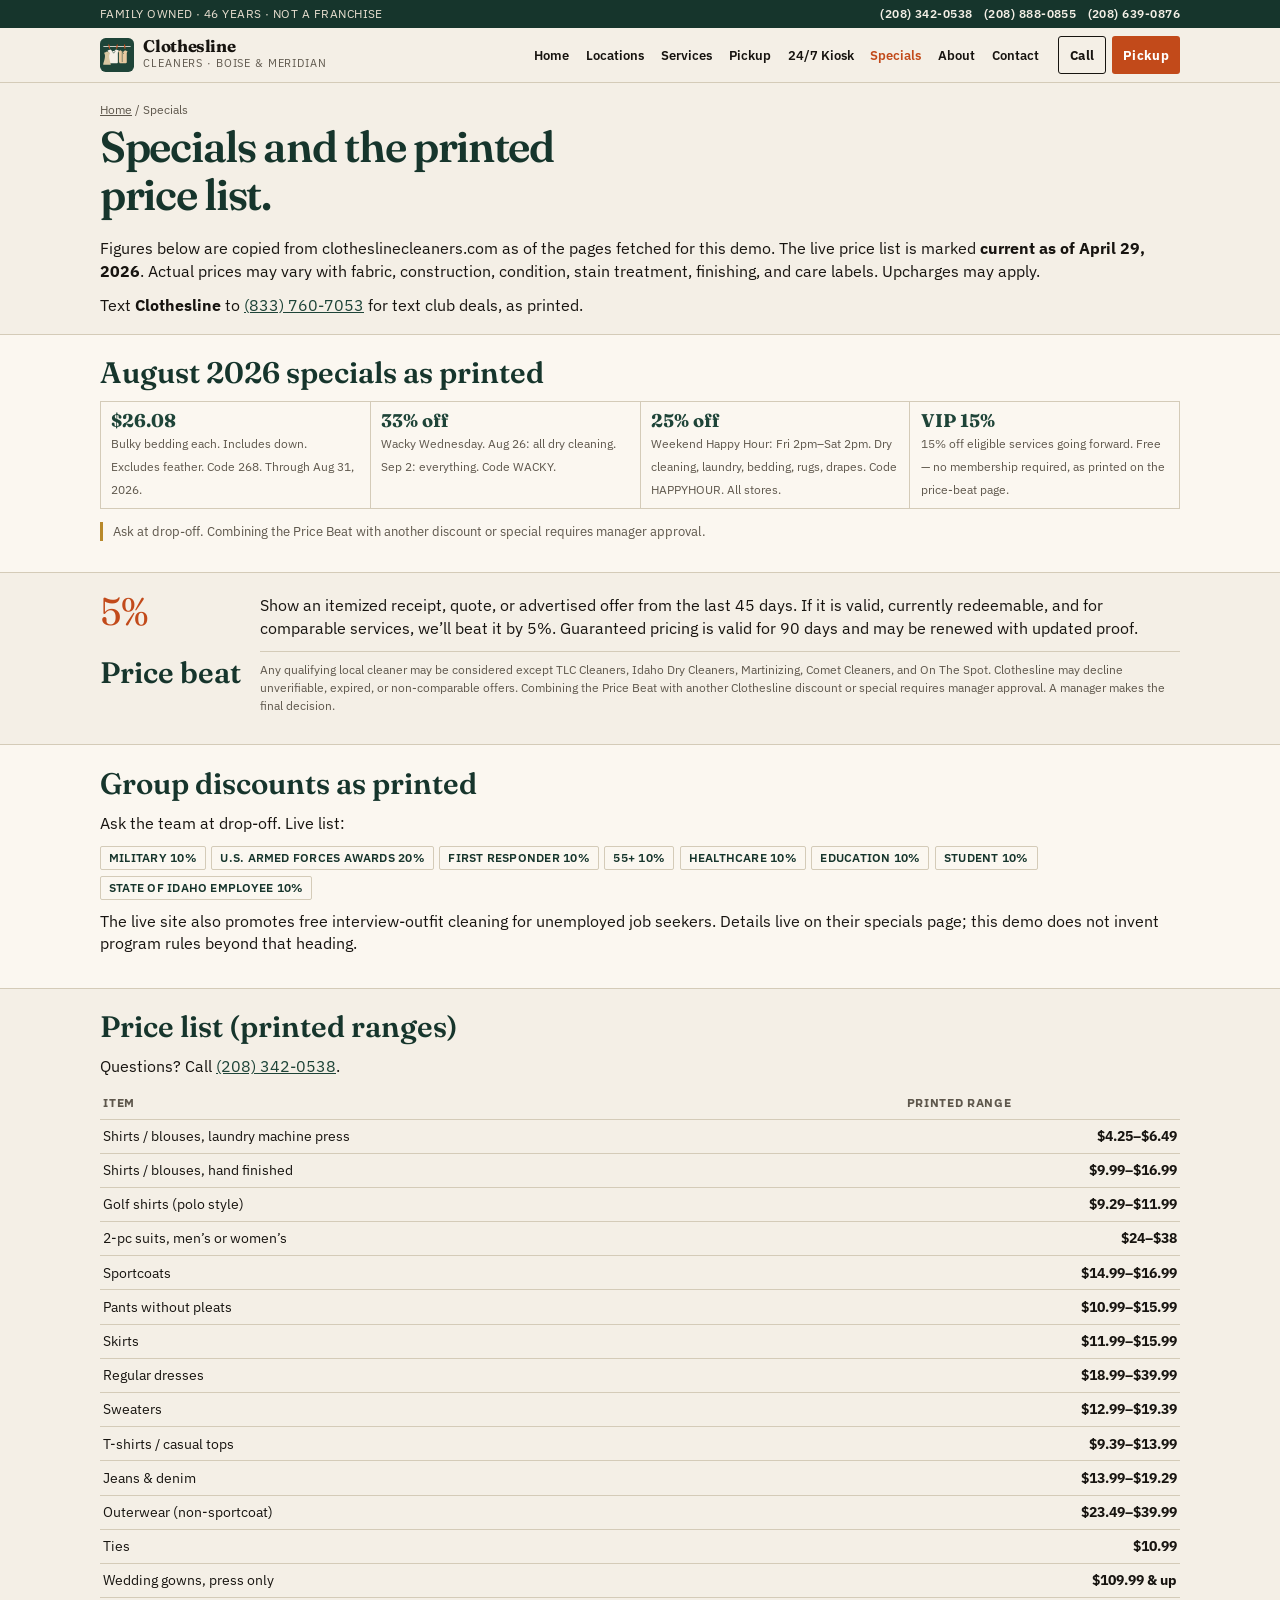
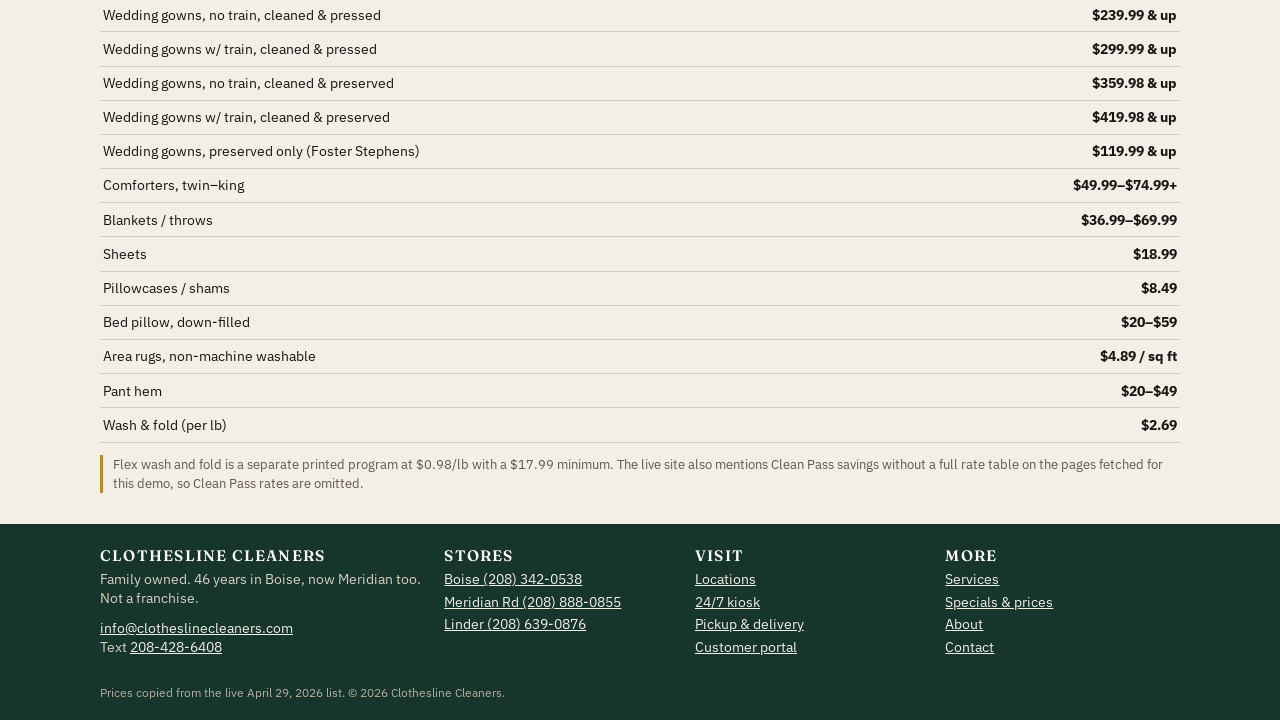
<file: specials.html>
<!DOCTYPE html>
<html lang="en">
<head>
  <meta charset="utf-8">
  <meta name="viewport" content="width=device-width, initial-scale=1">
  <title>Specials &amp; price list | Clothesline Cleaners</title>
  <meta name="description" content="Printed Clothesline Cleaners specials, 5% price beat terms, group discounts, and the April 29, 2026 price list for Boise and Meridian.">
  <link rel="icon" href="assets/favicon.svg" type="image/svg+xml">
  <link rel="preconnect" href="https://fonts.googleapis.com">
  <link rel="preconnect" href="https://fonts.gstatic.com" crossorigin>
  <link href="https://fonts.googleapis.com/css2?family=Fraunces:opsz,wght@9..144,500;9..144,600;9..144,700&amp;family=IBM+Plex+Sans:wght@400;500;600;700&amp;display=swap" rel="stylesheet">
  <link rel="stylesheet" href="css/styles.css">
</head>
<body>
  <a class="skip" href="#main">Skip to content</a>
  <div class="topline">
    <div class="wrap">
      <span>Family owned · 46 years · Not a franchise</span>
      <span class="phones">
        <a href="tel:+12083420538">(208) 342-0538</a>
        <a href="tel:+12088880855">(208) 888-0855</a>
        <a href="tel:+12086390876">(208) 639-0876</a>
      </span>
    </div>
  </div>
  <header class="site-header">
    <div class="wrap header-inner">
      <a class="logo" href="index.html">
        <img src="assets/logo.svg" alt="">
        <span><strong>Clothesline</strong><span>Cleaners · Boise &amp; Meridian</span></span>
      </a>
      <button class="nav-toggle" type="button" aria-expanded="false" aria-controls="site-nav">Menu</button>
      <nav class="site-nav" id="site-nav" aria-label="Primary">
        <a href="index.html">Home</a>
        <a href="locations.html">Locations</a>
        <a href="services.html">Services</a>
        <a href="pickup.html">Pickup</a>
        <a href="kiosk.html">24/7 Kiosk</a>
        <a href="specials.html" aria-current="page">Specials</a>
        <a href="about.html">About</a>
        <a href="contact.html">Contact</a>
      </nav>
      <div class="header-cta">
        <button class="btn btn-ghost" type="button" data-open-call>Call</button>
        <a class="btn btn-clay" href="https://clotheslinecleanersid.smrtapp.com/customer/?page=delivery" rel="noopener">Pickup</a>
      </div>
    </div>
  </header>

  <main id="main">
    <header class="page-hero">
      <div class="wrap">
        <p class="crumb"><a href="index.html">Home</a> / Specials</p>
        <h1>Specials and the printed price list.</h1>
        <p>Figures below are copied from clotheslinecleaners.com as of the pages fetched for this demo. The live price list is marked <strong>current as of April 29, 2026</strong>. Actual prices may vary with fabric, construction, condition, stain treatment, finishing, and care labels. Upcharges may apply.</p>
        <p>Text <strong>Clothesline</strong> to <a href="sms:+18337607053">(833) 760-7053</a> for text club deals, as printed.</p>
      </div>
    </header>

    <section class="band">
      <div class="wrap">
        <h2>August 2026 specials as printed</h2>
        <div class="stat-row">
          <div class="stat"><b>$26.08</b><span>Bulky bedding each. Includes down. Excludes feather. Code 268. Through Aug 31, 2026.</span></div>
          <div class="stat"><b>33% off</b><span>Wacky Wednesday. Aug 26: all dry cleaning. Sep 2: everything. Code WACKY.</span></div>
          <div class="stat"><b>25% off</b><span>Weekend Happy Hour: Fri 2pm–Sat 2pm. Dry cleaning, laundry, bedding, rugs, drapes. Code HAPPYHOUR. All stores.</span></div>
          <div class="stat"><b>VIP 15%</b><span>15% off eligible services going forward. Free — no membership required, as printed on the price-beat page.</span></div>
        </div>
        <p class="note" style="margin-top:0.8rem">Ask at drop-off. Combining the Price Beat with another discount or special requires manager approval.</p>
      </div>
    </section>

    <section>
      <div class="wrap beat">
        <div>
          <p class="beat-num">5%</p>
          <h2>Price beat</h2>
        </div>
        <div>
          <p>Show an itemized receipt, quote, or advertised offer from the last 45 days. If it is valid, currently redeemable, and for comparable services, we’ll beat it by 5%. Guaranteed pricing is valid for 90 days and may be renewed with updated proof.</p>
          <p class="terms">Any qualifying local cleaner may be considered except TLC Cleaners, Idaho Dry Cleaners, Martinizing, Comet Cleaners, and On The Spot. Clothesline may decline unverifiable, expired, or non-comparable offers. Combining the Price Beat with another Clothesline discount or special requires manager approval. A manager makes the final decision.</p>
        </div>
      </div>
    </section>

    <section class="band">
      <div class="wrap">
        <h2>Group discounts as printed</h2>
        <p>Ask the team at drop-off. Live list:</p>
        <div class="chips">
          <span class="chip">Military 10%</span>
          <span class="chip">U.S. Armed Forces awards 20%</span>
          <span class="chip">First responder 10%</span>
          <span class="chip">55+ 10%</span>
          <span class="chip">Healthcare 10%</span>
          <span class="chip">Education 10%</span>
          <span class="chip">Student 10%</span>
          <span class="chip">State of Idaho employee 10%</span>
        </div>
        <p class="meta">The live site also promotes free interview-outfit cleaning for unemployed job seekers. Details live on their specials page; this demo does not invent program rules beyond that heading.</p>
      </div>
    </section>

    <section>
      <div class="wrap">
        <h2>Price list (printed ranges)</h2>
        <p>Questions? Call <a href="tel:+12083420538">(208) 342-0538</a>.</p>
        <table class="plist">
          <thead><tr><th>Item</th><th>Printed range</th></tr></thead>
          <tbody>
            <tr><td>Shirts / blouses, laundry machine press</td><td>$4.25–$6.49</td></tr>
            <tr><td>Shirts / blouses, hand finished</td><td>$9.99–$16.99</td></tr>
            <tr><td>Golf shirts (polo style)</td><td>$9.29–$11.99</td></tr>
            <tr><td>2-pc suits, men’s or women’s</td><td>$24–$38</td></tr>
            <tr><td>Sportcoats</td><td>$14.99–$16.99</td></tr>
            <tr><td>Pants without pleats</td><td>$10.99–$15.99</td></tr>
            <tr><td>Skirts</td><td>$11.99–$15.99</td></tr>
            <tr><td>Regular dresses</td><td>$18.99–$39.99</td></tr>
            <tr><td>Sweaters</td><td>$12.99–$19.39</td></tr>
            <tr><td>T-shirts / casual tops</td><td>$9.39–$13.99</td></tr>
            <tr><td>Jeans &amp; denim</td><td>$13.99–$19.29</td></tr>
            <tr><td>Outerwear (non-sportcoat)</td><td>$23.49–$39.99</td></tr>
            <tr><td>Ties</td><td>$10.99</td></tr>
            <tr><td>Wedding gowns, press only</td><td>$109.99 &amp; up</td></tr>
            <tr><td>Wedding gowns, no train, cleaned &amp; pressed</td><td>$239.99 &amp; up</td></tr>
            <tr><td>Wedding gowns w/ train, cleaned &amp; pressed</td><td>$299.99 &amp; up</td></tr>
            <tr><td>Wedding gowns, no train, cleaned &amp; preserved</td><td>$359.98 &amp; up</td></tr>
            <tr><td>Wedding gowns w/ train, cleaned &amp; preserved</td><td>$419.98 &amp; up</td></tr>
            <tr><td>Wedding gowns, preserved only (Foster Stephens)</td><td>$119.99 &amp; up</td></tr>
            <tr><td>Comforters, twin–king</td><td>$49.99–$74.99+</td></tr>
            <tr><td>Blankets / throws</td><td>$36.99–$69.99</td></tr>
            <tr><td>Sheets</td><td>$18.99</td></tr>
            <tr><td>Pillowcases / shams</td><td>$8.49</td></tr>
            <tr><td>Bed pillow, down-filled</td><td>$20–$59</td></tr>
            <tr><td>Area rugs, non-machine washable</td><td>$4.89 / sq ft</td></tr>
            <tr><td>Pant hem</td><td>$20–$49</td></tr>
            <tr><td>Wash &amp; fold (per lb)</td><td>$2.69</td></tr>
          </tbody>
        </table>
        <p class="note" style="margin-top:0.8rem">Flex wash and fold is a separate printed program at $0.98/lb with a $17.99 minimum. The live site also mentions Clean Pass savings without a full rate table on the pages fetched for this demo, so Clean Pass rates are omitted.</p>
      </div>
    </section>
  </main>

  <footer class="site-footer">
    <div class="wrap foot-grid">
      <div>
        <h2>Clothesline Cleaners</h2>
        <p>Family owned. 46 years in Boise, now Meridian too. Not a franchise.</p>
        <p><a href="mailto:info@clotheslinecleaners.com">info@clotheslinecleaners.com</a><br>Text <a href="sms:+12084286408">208-428-6408</a></p>
      </div>
      <div>
        <h2>Stores</h2>
        <ul>
          <li><a href="tel:+12083420538">Boise (208) 342-0538</a></li>
          <li><a href="tel:+12088880855">Meridian Rd (208) 888-0855</a></li>
          <li><a href="tel:+12086390876">Linder (208) 639-0876</a></li>
        </ul>
      </div>
      <div>
        <h2>Visit</h2>
        <ul>
          <li><a href="locations.html">Locations</a></li>
          <li><a href="kiosk.html">24/7 kiosk</a></li>
          <li><a href="pickup.html">Pickup &amp; delivery</a></li>
          <li><a href="https://clotheslinecleanersid.smrtapp.com/customer/" rel="noopener">Customer portal</a></li>
        </ul>
      </div>
      <div>
        <h2>More</h2>
        <ul>
          <li><a href="services.html">Services</a></li>
          <li><a href="specials.html">Specials &amp; prices</a></li>
          <li><a href="about.html">About</a></li>
          <li><a href="contact.html">Contact</a></li>
        </ul>
      </div>
    </div>
    <div class="wrap legal">Prices copied from the live April 29, 2026 list. © <span data-year></span> Clothesline Cleaners.</div>
  </footer>
  <nav class="dock" aria-label="Quick actions">
    <button type="button" data-open-call>Call</button>
    <a href="locations.html">Locations</a>
    <a class="pickup" href="https://clotheslinecleanersid.smrtapp.com/customer/?page=delivery" rel="noopener">Pickup</a>
  </nav>
  <dialog id="call-sheet" class="sheet">
    <div class="sheet-inner">
      <form method="dialog"><button class="sheet-x" aria-label="Close">×</button></form>
      <h2>Call a location</h2>
      <p>Use the number for the counter you need.</p>
      <a class="sheet-row" href="tel:+12083420538"><span><strong>Boise Orchard / Route</strong>244 S. Orchard St.</span><span>(208) 342-0538</span></a>
      <a class="sheet-row" href="tel:+12088880855"><span><strong>Meridian Road</strong>1800 S. Meridian Rd. #105</span><span>(208) 888-0855</span></a>
      <a class="sheet-row" href="tel:+12086390876"><span><strong>Linder / Green Leaf</strong>6700 N Linder Rd Ste 144</span><span>(208) 639-0876</span></a>
      <a class="sheet-row" href="sms:+12084286408"><span><strong>Text the service line</strong>Shared text line</span><span>208-428-6408</span></a>
    </div>
  </dialog>
  <script src="js/main.js"></script>
</body>
</html>
</file>
<file: css/styles.css>
:root {
  --ink: #171410;
  --paper: #f4efe6;
  --linen: #e8dfd0;
  --forest: #1e4438;
  --forest-2: #16352c;
  --clay: #c24a1a;
  --clay-2: #9d3a14;
  --gold: #b8892a;
  --muted: #5e574c;
  --line: #d4cbb8;
  --cream: #fbf7f0;
  --white: #fffdf8;
  --ok: #1f6b45;
  --max: 1080px;
  --header: 3.4rem;
  --dock: 3.6rem;
  --font: "IBM Plex Sans", "Segoe UI", system-ui, sans-serif;
  --display: "Fraunces", Georgia, "Times New Roman", serif;
}

*,
*::before,
*::after { box-sizing: border-box; }

html { scroll-behavior: smooth; }

body {
  margin: 0;
  font-family: var(--font);
  color: var(--ink);
  background: var(--paper);
  font-size: 0.98rem;
  line-height: 1.45;
  padding-bottom: calc(var(--dock) + env(safe-area-inset-bottom, 0px));
}

img { max-width: 100%; height: auto; display: block; }
a { color: var(--forest); }
a:hover { color: var(--clay); }
p { margin: 0 0 0.7em; }
h1, h2, h3, h4 {
  font-family: var(--display);
  line-height: 1.12;
  color: var(--forest-2);
  margin: 0 0 0.4em;
  font-weight: 600;
}
h1 { font-size: clamp(1.7rem, 5.4vw, 2.7rem); letter-spacing: -0.03em; }
h2 { font-size: clamp(1.35rem, 3.2vw, 1.85rem); }
h3 { font-size: 1.05rem; margin-bottom: 0.25em; }

.skip {
  position: absolute;
  left: 0.6rem;
  top: -3rem;
  background: var(--gold);
  color: var(--ink);
  padding: 0.4rem 0.7rem;
  z-index: 2000;
  font-weight: 700;
}
.skip:focus { top: 0.5rem; }

.wrap {
  width: min(calc(100% - 1.5rem), var(--max));
  margin-inline: auto;
}

/* --- top bar --- */
.topline {
  background: var(--forest-2);
  color: #e8dfd0;
  font-size: 0.72rem;
  letter-spacing: 0.04em;
  text-transform: uppercase;
}
.topline .wrap {
  display: flex;
  justify-content: space-between;
  gap: 0.75rem;
  align-items: center;
  padding: 0.35rem 0;
  flex-wrap: wrap;
}
.topline a { color: #f4efe6; text-decoration: none; font-weight: 600; }
.topline a:hover { color: #ffd27a; }
.topline .phones { display: flex; gap: 0.7rem; flex-wrap: wrap; }

/* --- site header --- */
.site-header {
  position: sticky;
  top: 0;
  z-index: 40;
  background: var(--paper);
  border-bottom: 1px solid var(--line);
}
.header-inner {
  display: flex;
  align-items: center;
  gap: 0.75rem;
  min-height: var(--header);
}
.logo {
  display: flex;
  align-items: center;
  gap: 0.55rem;
  text-decoration: none;
  color: var(--ink);
  min-width: 0;
}
.logo img { width: 2.15rem; height: 2.15rem; }
.logo > span {
  display: flex;
  flex-direction: column;
  min-width: 0;
}
.logo strong {
  display: block;
  font-family: var(--display);
  font-size: 1.05rem;
  line-height: 1.05;
  letter-spacing: -0.02em;
  color: var(--ink);
  text-transform: none;
}
.logo strong + span {
  display: block;
  font-size: 0.68rem;
  letter-spacing: 0.08em;
  text-transform: uppercase;
  color: var(--muted);
}

.nav-toggle {
  margin-left: auto;
  background: transparent;
  border: 1px solid var(--line);
  width: 2.6rem;
  height: 2.6rem;
  border-radius: 4px;
  font-size: 1.1rem;
  cursor: pointer;
}
.header-cta { display: none; }

.site-nav {
  display: none;
  position: absolute;
  left: 0;
  right: 0;
  top: 100%;
  background: var(--cream);
  border-bottom: 1px solid var(--line);
  padding: 0.4rem 0.75rem 0.8rem;
}
.site-nav.is-open { display: block; }
.site-nav a {
  display: block;
  padding: 0.55rem 0.2rem;
  text-decoration: none;
  color: var(--ink);
  font-weight: 600;
  border-bottom: 1px solid var(--line);
}
.site-nav a[aria-current="page"] { color: var(--clay); }

body.nav-open { overflow: hidden; }

/* --- chips --- */
.chips {
  display: flex;
  flex-wrap: wrap;
  gap: 0.35rem;
  margin: 0.6rem 0;
}
.chip {
  display: inline-flex;
  align-items: center;
  gap: 0.3rem;
  padding: 0.18rem 0.5rem;
  border: 1px solid var(--line);
  background: var(--cream);
  font-size: 0.72rem;
  font-weight: 600;
  letter-spacing: 0.02em;
  text-transform: uppercase;
  color: var(--forest-2);
  border-radius: 2px;
}
.chip.gold { background: #f3e5bf; border-color: #e0c57a; }
.chip.clay { background: #f6ddd0; border-color: #e2b199; color: var(--clay-2); }
.chip.ok { background: #dcece3; border-color: #b7d4c4; }

.status {
  font-size: 0.75rem;
  font-weight: 700;
  letter-spacing: 0.04em;
  text-transform: uppercase;
}
.status.is-open { color: var(--ok); }
.status.is-closed { color: var(--clay-2); }

/* --- buttons --- */
.btn {
  display: inline-flex;
  align-items: center;
  justify-content: center;
  gap: 0.35rem;
  min-height: 2.7rem;
  padding: 0.45rem 0.9rem;
  font: inherit;
  font-weight: 700;
  text-decoration: none;
  border: 0;
  cursor: pointer;
  border-radius: 3px;
  letter-spacing: 0.02em;
}
.btn-clay { background: var(--clay); color: #fff; }
.btn-clay:hover { background: var(--clay-2); color: #fff; }
.btn-forest { background: var(--forest); color: #f4efe6; }
.btn-forest:hover { background: var(--forest-2); color: #fff; }
.btn-ghost {
  background: transparent;
  color: var(--ink);
  border: 1px solid var(--ink);
}
.btn-ghost:hover { background: var(--ink); color: var(--paper); }
.btn-row { display: flex; flex-wrap: wrap; gap: 0.45rem; }

/* --- hero --- */
.hero {
  position: relative;
  min-height: 22rem;
  color: #f7f1e6;
  display: grid;
  align-items: end;
  isolation: isolate;
}
.hero img {
  position: absolute;
  inset: 0;
  width: 100%;
  height: 100%;
  object-fit: cover;
  z-index: -2;
}
.hero::after {
  content: "";
  position: absolute;
  inset: 0;
  z-index: -1;
  background: linear-gradient(180deg, rgba(22, 20, 16, 0.15) 0%, rgba(22, 20, 16, 0.78) 70%);
}
.hero .wrap { padding: 1.4rem 0 1.2rem; }
.hero h1 { color: #fffdf8; max-width: 16ch; }
.hero p.lead {
  max-width: 38ch;
  color: #efe6d6;
  font-size: 0.98rem;
  margin-bottom: 0.75rem;
}
.kicker {
  font-size: 0.72rem;
  letter-spacing: 0.16em;
  text-transform: uppercase;
  font-weight: 700;
  color: #e2c46a;
  margin-bottom: 0.35rem;
}

/* --- sections --- */
section { padding: 1.35rem 0; }
.band { background: var(--cream); border-block: 1px solid var(--line); }
.band-forest { background: var(--forest); color: #efe6d6; }
.band-forest h2, .band-forest h3 { color: #fffdf8; }
.band-forest a { color: #ffd27a; }
.sec-head {
  display: flex;
  justify-content: space-between;
  align-items: baseline;
  gap: 0.75rem;
  flex-wrap: wrap;
  margin-bottom: 0.7rem;
}
.sec-head p { margin: 0; color: var(--muted); font-size: 0.9rem; }

/* compact stats — never fat cards */
.stat-row {
  display: grid;
  grid-template-columns: repeat(2, 1fr);
  gap: 1px;
  background: var(--line);
  border: 1px solid var(--line);
}
.stat {
  background: var(--cream);
  padding: 0.55rem 0.65rem;
}
.stat b {
  display: block;
  font-family: var(--display);
  font-size: 1.15rem;
  color: var(--forest);
  line-height: 1.1;
}
.stat span { font-size: 0.75rem; color: var(--muted); }

/* locations — list, not bubbles */
.loc-list { display: grid; gap: 0; border-top: 1px solid var(--line); }
.loc {
  display: grid;
  gap: 0.25rem;
  padding: 0.8rem 0;
  border-bottom: 1px solid var(--line);
}
.loc h3 { margin: 0; }
.loc .addr { margin: 0; font-size: 0.92rem; }
.loc .meta { font-size: 0.82rem; color: var(--muted); }
.loc .actions { display: flex; flex-wrap: wrap; gap: 0.4rem; margin-top: 0.35rem; }
.loc .actions a {
  font-size: 0.82rem;
  font-weight: 700;
  text-decoration: none;
  padding: 0.35rem 0.55rem;
  min-height: 2.4rem;
  display: inline-flex;
  align-items: center;
  border: 1px solid var(--line);
  background: var(--white);
  color: var(--ink);
}
.loc .actions a.tel { background: var(--forest); color: #fff; border-color: var(--forest); }

/* services grid */
.svc-grid {
  display: grid;
  grid-template-columns: 1fr 1fr;
  gap: 0.5rem;
}
.svc {
  text-decoration: none;
  color: inherit;
  background: var(--cream);
  border: 1px solid var(--line);
  overflow: hidden;
}
.svc img { aspect-ratio: 4/3; width: 100%; object-fit: cover; }
.svc .pad { padding: 0.45rem 0.5rem 0.55rem; }
.svc h3 { font-size: 0.95rem; margin: 0 0 0.15rem; }
.svc p { margin: 0; font-size: 0.78rem; color: var(--muted); }

.svc-list {
  display: grid;
  gap: 0;
  border-top: 1px solid var(--line);
}
.svc-row {
  display: grid;
  grid-template-columns: 1fr auto;
  gap: 0.6rem;
  align-items: baseline;
  padding: 0.55rem 0;
  border-bottom: 1px solid var(--line);
  text-decoration: none;
  color: inherit;
}
.svc-row h3 { margin: 0; font-size: 1rem; }
.svc-row p { margin: 0; font-size: 0.82rem; color: var(--muted); }
.svc-row em { font-style: normal; font-size: 0.75rem; font-weight: 700; color: var(--clay); letter-spacing: 0.04em; text-transform: uppercase; }

/* quotes */
.quotes { display: grid; gap: 0.7rem; }
.quote {
  border-left: 3px solid var(--gold);
  padding: 0.15rem 0 0.15rem 0.7rem;
}
.quote p { margin: 0 0 0.3em; font-size: 0.92rem; }
.quote cite {
  font-style: normal;
  font-size: 0.78rem;
  font-weight: 700;
  color: var(--muted);
}

/* steps */
.steps { display: grid; gap: 0.55rem; }
.step {
  display: grid;
  grid-template-columns: 1.6rem 1fr;
  gap: 0.55rem;
  align-items: start;
}
.step i {
  font-style: normal;
  font-weight: 800;
  font-family: var(--display);
  color: var(--clay);
}
.step p { margin: 0; font-size: 0.9rem; }

/* price beat */
.beat {
  display: grid;
  gap: 0.6rem;
}
.beat-num {
  font-family: var(--display);
  font-size: 2.4rem;
  line-height: 0.9;
  color: var(--clay);
}
.terms {
  font-size: 0.78rem;
  color: var(--muted);
  border-top: 1px solid var(--line);
  padding-top: 0.5rem;
}
.plain-ol { margin: 0 0 0.55rem; padding-left: 1.15rem; }
.plain-ol li { margin: 0.3rem 0; }

/* prices table */
.plist { width: 100%; border-collapse: collapse; font-size: 0.88rem; }
.plist th, .plist td {
  text-align: left;
  padding: 0.4rem 0.2rem;
  border-bottom: 1px solid var(--line);
  vertical-align: top;
}
.plist th { font-size: 0.72rem; text-transform: uppercase; letter-spacing: 0.06em; color: var(--muted); }
.plist td:last-child { font-weight: 700; white-space: nowrap; text-align: right; }

/* k4 */
.k4 { display: grid; grid-template-columns: 1fr 1fr; gap: 0.35rem 0.7rem; }
.k4 dt { font-weight: 700; font-size: 0.82rem; }
.k4 dd { margin: 0; font-size: 0.78rem; color: var(--muted); }

/* hours */
.hours { font-size: 0.85rem; margin: 0; }
.hours span { display: flex; justify-content: space-between; gap: 1rem; max-width: 16rem; }

/* footer */
.site-footer {
  background: var(--forest-2);
  color: #d9d0c2;
  padding: 1.4rem 0 1.2rem;
  font-size: 0.85rem;
}
.site-footer a { color: #f4efe6; }
.foot-grid {
  display: grid;
  gap: 1rem;
}
.site-footer h2 {
  color: #fffdf8;
  font-size: 0.95rem;
  letter-spacing: 0.08em;
  text-transform: uppercase;
}
.site-footer ul { list-style: none; margin: 0; padding: 0; }
.site-footer li { margin: 0.2rem 0; }
.legal { margin-top: 1rem; font-size: 0.75rem; color: #b7aea0; }

/* dock */
.dock {
  position: fixed;
  left: 0;
  right: 0;
  bottom: 0;
  z-index: 50;
  display: grid;
  grid-template-columns: 1fr 1fr 1fr;
  background: var(--ink);
  padding-bottom: env(safe-area-inset-bottom, 0px);
  border-top: 1px solid #2a241e;
}
.dock a, .dock button {
  appearance: none;
  background: transparent;
  border: 0;
  color: #f4efe6;
  font: inherit;
  font-weight: 800;
  letter-spacing: 0.08em;
  text-transform: uppercase;
  font-size: 0.72rem;
  min-height: var(--dock);
  text-decoration: none;
  display: flex;
  flex-direction: column;
  align-items: center;
  justify-content: center;
  gap: 0.1rem;
  cursor: pointer;
}
.dock .pickup { background: var(--clay); color: #fff; }
.dock .pickup:hover { background: var(--clay-2); color: #fff; }

/* call sheet */
.sheet {
  width: min(24rem, calc(100% - 1.4rem));
  border: 1px solid var(--line);
  border-radius: 6px;
  padding: 0;
  background: var(--paper);
}
.sheet::backdrop { background: rgba(23, 20, 16, 0.55); }
.sheet-inner { padding: 1rem 1rem 1.1rem; }
.sheet h2 { margin-bottom: 0.2rem; }
.sheet p { font-size: 0.85rem; color: var(--muted); }
.sheet-x {
  float: right;
  border: 0;
  background: transparent;
  font-size: 1.4rem;
  cursor: pointer;
  width: 2.4rem;
  height: 2.4rem;
}
.sheet-row {
  display: flex;
  justify-content: space-between;
  gap: 0.6rem;
  align-items: center;
  text-decoration: none;
  color: inherit;
  padding: 0.65rem 0;
  border-top: 1px solid var(--line);
  min-height: 2.8rem;
}
.sheet-row strong { display: block; font-size: 0.92rem; }
.sheet-row span { font-weight: 800; color: var(--forest); white-space: nowrap; }

/* page hero (inner) */
.page-hero {
  padding: 1.1rem 0 0.4rem;
}
.page-hero h1 { max-width: 18ch; }
.crumb { font-size: 0.75rem; color: var(--muted); margin-bottom: 0.3rem; }
.crumb a { color: inherit; }

.split {
  display: grid;
  gap: 0.8rem;
}
.media img { width: 100%; aspect-ratio: 4/3; object-fit: cover; }

.note {
  font-size: 0.82rem;
  color: var(--muted);
  border-left: 3px solid var(--gold);
  padding-left: 0.6rem;
}

.faq details {
  border-bottom: 1px solid var(--line);
  padding: 0.45rem 0;
}
.faq summary { font-weight: 700; cursor: pointer; }
.faq p { margin: 0.35rem 0 0.15rem; font-size: 0.9rem; }

.map-link {
  font-size: 0.82rem;
  font-weight: 700;
}

/* 404 */
.lost { padding: 2.5rem 0 3rem; text-align: left; }

@media (min-width: 720px) {
  .nav-toggle { display: none; }
  .site-nav {
    display: flex;
    position: static;
    background: transparent;
    border: 0;
    padding: 0;
    margin-left: auto;
    gap: 0.15rem;
  }
  .site-nav a {
    border: 0;
    padding: 0.4rem 0.45rem;
    font-size: 0.82rem;
  }
  .header-cta { display: flex; gap: 0.35rem; }
  .header-cta .btn { min-height: 2.4rem; padding: 0.3rem 0.7rem; font-size: 0.82rem; }
  .hero { min-height: 26rem; }
  .stat-row { grid-template-columns: repeat(4, 1fr); }
  .svc-grid { grid-template-columns: repeat(4, 1fr); }
  .loc-list { grid-template-columns: repeat(3, 1fr); gap: 0.8rem; border: 0; }
  .loc { border: 1px solid var(--line); padding: 0.75rem; background: var(--cream); }
  .quotes { grid-template-columns: 1fr 1fr; }
  .steps { grid-template-columns: repeat(auto-fit, minmax(12rem, 1fr)); }
  .step { grid-template-columns: 1fr; }
  .split { grid-template-columns: 1.1fr 0.9fr; align-items: start; }
  .foot-grid { grid-template-columns: 1.4fr 1fr 1fr 1fr; }
  .k4 { grid-template-columns: 1fr 1fr 1fr; }
  .beat { grid-template-columns: auto 1fr; align-items: start; gap: 1.2rem; }
}

@media (min-width: 980px) {
  .dock { display: none; }
  body { padding-bottom: 0; }
}

@media (prefers-reduced-motion: reduce) {
  html { scroll-behavior: auto; }
}
</file>
